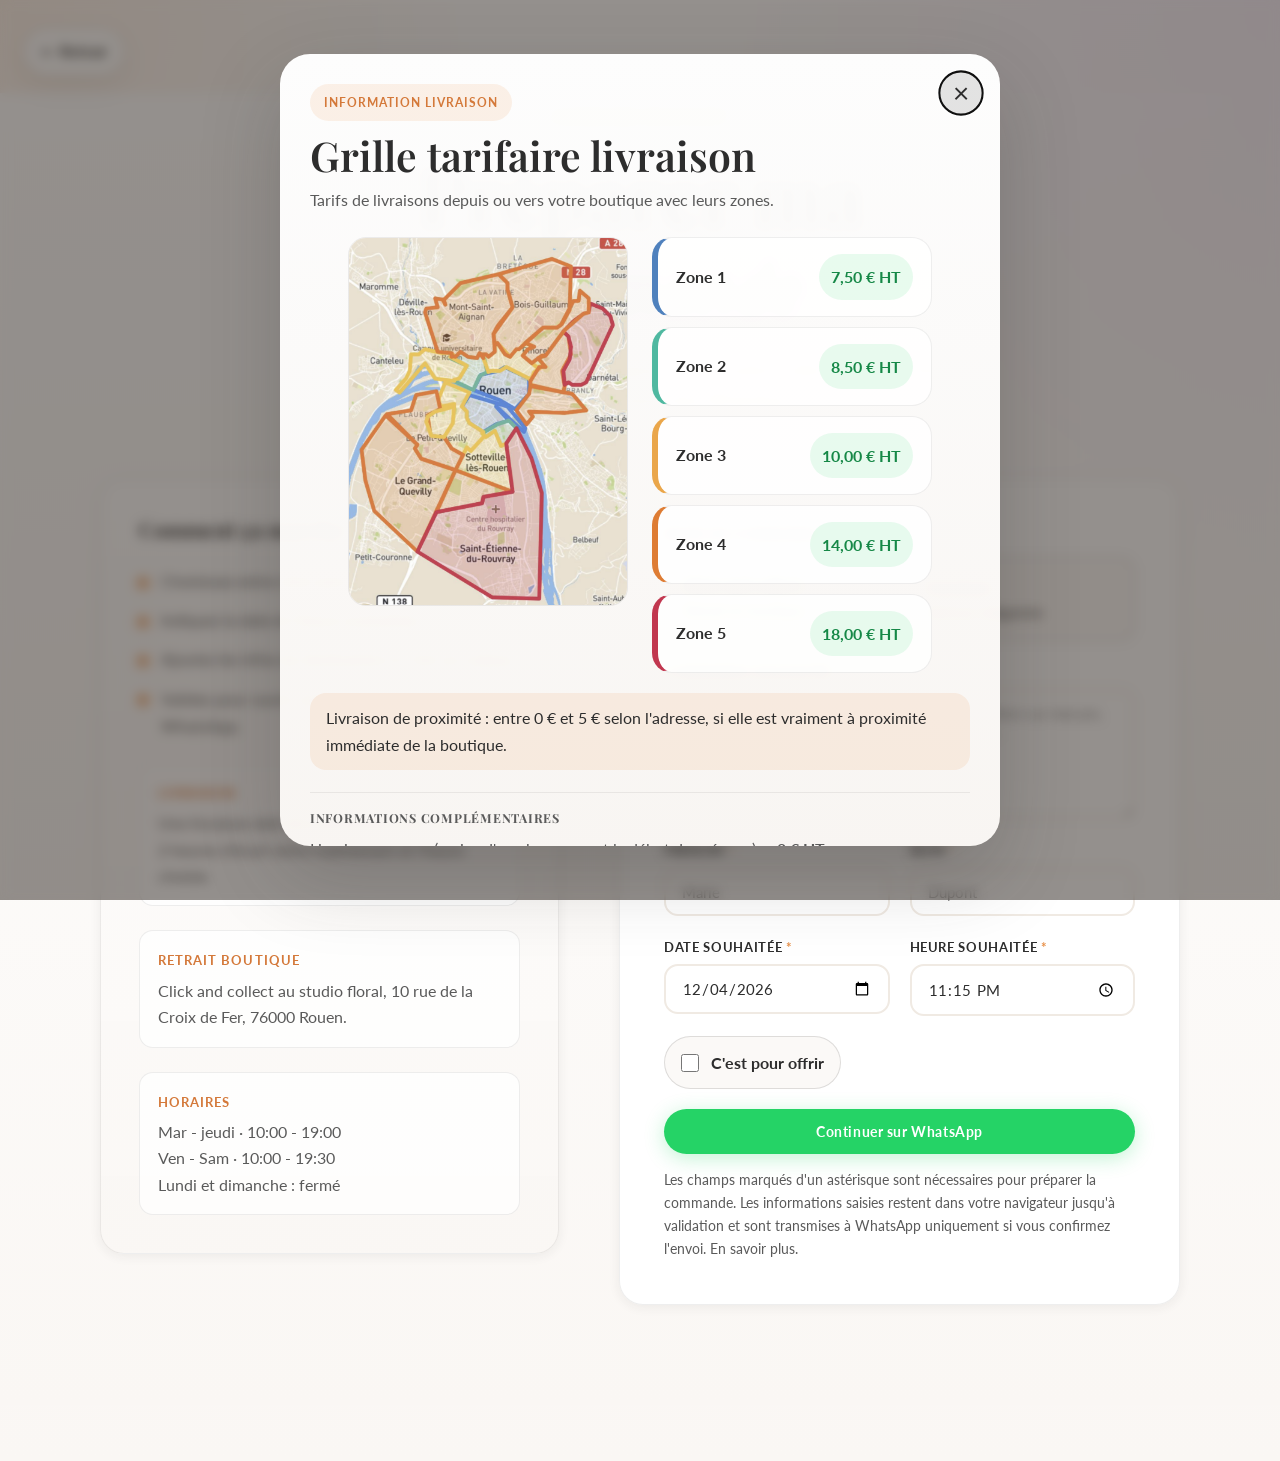
<file: commande.html>
<!DOCTYPE html>
<html lang="fr">
<head>
  <meta charset="UTF-8">
  <meta name="viewport" content="width=device-width, initial-scale=1.0">
  <title>Commande fleurs a Rouen | Click and collect ou livraison</title>
  <meta name="description" content="Commandez vos fleurs a Rouen avec retrait boutique ou livraison autour de Rouen. Bouquet sur mesure, demande cadeau et validation simple sur WhatsApp.">
  <meta name="robots" content="index, follow">
  <meta name="author" content="Margarida Studio Floral">

  <meta property="og:title" content="Commande fleurs a Rouen | Click and collect ou livraison">
  <meta property="og:description" content="Preparez votre commande de fleurs a Rouen, puis validez-la simplement sur WhatsApp.">
  <meta property="og:type" content="website">
  <meta property="og:url" content="https://margarida-studiofloral.fr/commande.html">
  <meta property="og:image" content="https://margarida-studiofloral.fr/assets/boutique.jpg">
  <meta property="og:image:alt" content="Bouquets et fleurs dans la boutique Margarida a Rouen">
  <meta property="og:site_name" content="Margarida Studio Floral">

  <meta name="twitter:card" content="summary_large_image">
  <meta name="twitter:title" content="Commande fleurs a Rouen | Click and collect ou livraison">
  <meta name="twitter:description" content="Bouquets sur mesure, livraison locale et retrait boutique a Rouen via WhatsApp.">
  <meta name="twitter:image" content="https://margarida-studiofloral.fr/assets/boutique.jpg">
  <meta name="twitter:image:alt" content="Bouquets et fleurs dans la boutique Margarida a Rouen">

  <link rel="canonical" href="https://margarida-studiofloral.fr/commande.html">
  <link rel="icon" type="image/png" href="assets/macaronlogo.png">

  <link rel="preconnect" href="https://fonts.googleapis.com">
  <link rel="preconnect" href="https://fonts.gstatic.com" crossorigin>
  <link href="https://fonts.googleapis.com/css2?family=Germania+One&family=Playfair+Display:ital,wght@0,400;0,600;0,700;1,400;1,600&family=Lato:wght@300;400;700&display=swap" rel="stylesheet">

  <link rel="stylesheet" href="style.css?v=2">
  <script type="application/ld+json">
  {
    "@context": "https://schema.org",
    "@graph": [
      {
        "@type": "WebPage",
        "@id": "https://margarida-studiofloral.fr/commande.html#webpage",
        "url": "https://margarida-studiofloral.fr/commande.html",
        "name": "Commande fleurs a Rouen | Click and collect ou livraison",
        "description": "Commandez vos fleurs a Rouen avec retrait boutique ou livraison autour de Rouen. Bouquet sur mesure, demande cadeau et validation simple sur WhatsApp.",
        "isPartOf": {
          "@id": "https://margarida-studiofloral.fr/#website"
        },
        "about": {
          "@id": "https://margarida-studiofloral.fr/#localbusiness"
        },
        "inLanguage": "fr-FR"
      },
      {
        "@type": "Service",
        "@id": "https://margarida-studiofloral.fr/commande.html#service",
        "name": "Commande de fleurs a Rouen",
        "serviceType": "Commande de bouquets et creations florales",
        "provider": {
          "@id": "https://margarida-studiofloral.fr/#localbusiness"
        },
        "areaServed": [
          { "@type": "City", "name": "Rouen" },
          { "@type": "City", "name": "Mont-Saint-Aignan" },
          { "@type": "City", "name": "Bois-Guillaume" },
          { "@type": "City", "name": "Bihorel" },
          { "@type": "City", "name": "Sotteville-les-Rouen" },
          { "@type": "City", "name": "Petit-Quevilly" },
          { "@type": "City", "name": "Bonsecours" },
          { "@type": "City", "name": "Grand-Quevilly" },
          { "@type": "City", "name": "Deville-les-Rouen" }
        ],
        "availableChannel": {
          "@type": "ServiceChannel",
          "serviceUrl": "https://margarida-studiofloral.fr/commande.html"
        }
      }
    ]
  }
  </script>
</head>
<body class="order-page">

  <div class="delivery-popup" id="deliveryPopup" role="dialog" aria-modal="true" aria-labelledby="deliveryPopupTitle" aria-describedby="deliveryPopupDesc" hidden>
    <div class="delivery-popup__backdrop" data-popup-close="true"></div>
    <div class="delivery-popup__dialog">
      <button type="button" class="delivery-popup__close" id="deliveryPopupClose" aria-label="Fermer la fenêtre des tarifs de livraison">×</button>

      <div class="delivery-popup__tag">Information livraison</div>
      <h2 class="delivery-popup__title" id="deliveryPopupTitle">Grille tarifaire livraison</h2>
      <p class="delivery-popup__desc" id="deliveryPopupDesc">Tarifs de livraisons depuis ou vers votre boutique avec leurs zones.</p>

      <div class="delivery-popup__body">
        <img class="delivery-popup__map" src="assets/zone-livraison-rouen.png" alt="Carte des zones de livraison autour de Rouen" loading="lazy">

        <div class="delivery-popup__grid" role="list" aria-label="Tarifs de livraison">
          <div class="delivery-popup__item delivery-popup__item--z1" role="listitem">
            <strong>Zone 1</strong>
            <span>7,50 € HT</span>
          </div>
          <div class="delivery-popup__item delivery-popup__item--z2" role="listitem">
            <strong>Zone 2</strong>
            <span>8,50 € HT</span>
          </div>
          <div class="delivery-popup__item delivery-popup__item--z3" role="listitem">
            <strong>Zone 3</strong>
            <span>10,00 € HT</span>
          </div>
          <div class="delivery-popup__item delivery-popup__item--z4" role="listitem">
            <strong>Zone 4</strong>
            <span>14,00 € HT</span>
          </div>
          <div class="delivery-popup__item delivery-popup__item--z5" role="listitem">
            <strong>Zone 5</strong>
            <span>18,00 € HT</span>
          </div>
        </div>
      </div>

      <p class="delivery-popup__note delivery-popup__note--highlight">Livraison de proximité : entre 0 € et 5 € selon l'adresse, si elle est vraiment à proximité immédiate de la boutique.</p>

      <div class="delivery-popup__extra">
        <h3 class="delivery-popup__extra-title">Informations complémentaires</h3>
        <ul class="delivery-popup__extra-list">
          <li>Livraison express (moins d'une heure avant le début du créneau) : <strong>+8 € HT</strong></li>
          <li>Retrait au M.I.N (Marché d'Intérêt National) : tarif Zone 5</li>
        </ul>
      </div>

      <button type="button" class="btn btn-whatsapp delivery-popup__action" id="deliveryPopupAction">J'ai compris</button>
    </div>
  </div>

  <main class="order-page-shell">
    <a href="index.html" class="order-page-back" aria-label="Retour au site vitrine">← Retour</a>

    <section class="order section order-page-section" id="commande" aria-label="Préparer une commande">
      <div class="container">
        <div class="section-header fade-in">
          <div class="section-tag">Commande WhatsApp</div>
          <h1 class="section-title">Pr&eacute;parer ma <em>commande</em><span class="sr-only"> de fleurs a Rouen</span></h1>
          <p class="section-subtitle">Choisissez votre mode de retrait, renseignez les informations utiles et ouvrez votre commande directement dans WhatsApp.</p>
        </div>

        <div class="order-grid">

          <div class="order-info slide-left">
            <div class="order-info-card">
              <h3>Comment ça marche ?</h3>
              <ul class="order-steps" role="list">
                <li>Choisissez entre click and collect et livraison.</li>
                <li>Indiquez la date et l'heure souhaitées.</li>
                <li>Ajoutez les infos du destinataire si c'est un cadeau.</li>
                <li>Validez pour ouvrir votre demande dans WhatsApp.</li>
              </ul>

              <div class="order-note">
                <strong>Livraison</strong>
                <p>Une livraison doit être demandée avec au moins 2 heures d'écart entre maintenant et l'heure choisie.</p>
              </div>

              <div class="order-note">
                <strong>Retrait boutique</strong>
                <p>Click and collect au studio floral, 10 rue de la Croix de Fer, 76000 Rouen.</p>
              </div>

              <div class="order-note">
                <strong>Horaires</strong>
                <p>Mar - jeudi · 10:00 - 19:00<br>Ven - Sam · 10:00 - 19:30<br>Lundi et dimanche : fermé</p>
              </div>
            </div>
          </div>

          <div class="order-form-wrap slide-right">
            <form class="contact-form order-form" id="orderForm" novalidate aria-label="Formulaire de commande WhatsApp">
              <fieldset class="order-mode">
                <legend>Mode de commande <span class="required" aria-label="champ obligatoire">*</span></legend>
                <div class="order-mode-grid">
                  <label class="order-mode-option">
                    <input type="radio" name="fulfillment" value="collect" checked>
                    <span class="order-mode-copy">
                      <strong>Click and collect</strong>
                      <small>Retrait en boutique</small>
                    </span>
                  </label>

                  <label class="order-mode-option">
                    <input type="radio" name="fulfillment" value="delivery">
                    <span class="order-mode-copy">
                      <strong>Livraison</strong>
                      <small>Adresse obligatoire</small>
                    </span>
                  </label>
                </div>
              </fieldset>

              <div class="form-group">
                <label for="orderDetails">Commande souhaitée <span class="required" aria-label="champ obligatoire">*</span></label>
                <textarea id="orderDetails" name="orderDetails" rows="4" placeholder="Bouquet de la semaine selon l'arrivage, composition sur mesure, couleurs souhaitées, budget, message à joindre..." required aria-required="true" aria-describedby="orderDetailsError"></textarea>
                <span class="form-error" id="orderDetailsError" role="alert" aria-live="polite">Veuillez préciser votre commande</span>
              </div>

              <div class="form-row">
                <div class="form-group">
                  <label for="orderFirstname">Prénom <span class="required" aria-label="champ obligatoire">*</span></label>
                  <input type="text" id="orderFirstname" name="orderFirstname" placeholder="Marie" autocomplete="given-name" required aria-required="true" aria-describedby="orderFirstnameError">
                  <span class="form-error" id="orderFirstnameError" role="alert" aria-live="polite">Veuillez entrer le prénom du client</span>
                </div>

                <div class="form-group">
                  <label for="orderLastname">Nom <span class="required" aria-label="champ obligatoire">*</span></label>
                  <input type="text" id="orderLastname" name="orderLastname" placeholder="Dupont" autocomplete="family-name" required aria-required="true" aria-describedby="orderLastnameError">
                  <span class="form-error" id="orderLastnameError" role="alert" aria-live="polite">Veuillez entrer le nom du client</span>
                </div>
              </div>

              <div class="form-group order-conditional" id="deliveryAddressGroup" hidden>
                <label for="deliveryAddress">Adresse de livraison <span class="required" aria-label="champ obligatoire">*</span></label>
                <textarea id="deliveryAddress" name="deliveryAddress" rows="3" placeholder="Numéro, rue, complément, code postal, ville" aria-describedby="deliveryAddressError"></textarea>
                <span class="form-error" id="deliveryAddressError" role="alert" aria-live="polite">Veuillez entrer l'adresse de livraison</span>
              </div>

              <div class="form-row">
                <div class="form-group">
                  <label for="orderDate">Date souhaitée <span class="required" aria-label="champ obligatoire">*</span></label>
                  <input type="date" id="orderDate" name="orderDate" required aria-required="true" aria-describedby="orderDateError">
                  <span class="form-error" id="orderDateError" role="alert" aria-live="polite">Veuillez choisir une date</span>
                </div>

                <div class="form-group">
                  <label for="orderTime">Heure souhaitée <span class="required" aria-label="champ obligatoire">*</span></label>
                  <input type="time" id="orderTime" name="orderTime" required aria-required="true" aria-describedby="orderTimeError">
                  <span class="form-error" id="orderTimeError" role="alert" aria-live="polite">Veuillez choisir une heure</span>
                </div>
              </div>

              <label class="order-gift-toggle" for="isGift">
                <input type="checkbox" id="isGift" name="isGift">
                <span>C'est pour offrir</span>
              </label>

              <div class="order-conditional order-recipient" id="recipientFields" hidden>
                <div class="form-row">
                  <div class="form-group">
                    <label for="recipientFirstname">Prénom du destinataire <span class="required" aria-label="champ obligatoire">*</span></label>
                    <input type="text" id="recipientFirstname" name="recipientFirstname" placeholder="Camille" aria-describedby="recipientFirstnameError">
                    <span class="form-error" id="recipientFirstnameError" role="alert" aria-live="polite">Veuillez entrer le prénom du destinataire</span>
                  </div>

                  <div class="form-group">
                    <label for="recipientLastname">Nom du destinataire <span class="required" aria-label="champ obligatoire">*</span></label>
                    <input type="text" id="recipientLastname" name="recipientLastname" placeholder="Martin" aria-describedby="recipientLastnameError">
                    <span class="form-error" id="recipientLastnameError" role="alert" aria-live="polite">Veuillez entrer le nom du destinataire</span>
                  </div>
                </div>

                <div class="form-group">
                  <label for="recipientPhone">Téléphone du destinataire <span class="required" aria-label="champ obligatoire">*</span></label>
                  <input type="tel" id="recipientPhone" name="recipientPhone" placeholder="06 12 34 56 78" autocomplete="tel" aria-describedby="recipientPhoneError">
                  <span class="form-error" id="recipientPhoneError" role="alert" aria-live="polite">Veuillez entrer un numéro valide pour le destinataire</span>
                </div>
              </div>

              <button type="submit" class="btn btn-whatsapp btn-full" id="orderSubmitBtn">
                <span class="btn-text">Continuer sur WhatsApp</span>
              </button>

              <p class="contact-whatsapp-note">Les champs marqués d'un astérisque sont nécessaires pour préparer la commande. Les informations saisies restent dans votre navigateur jusqu'à validation et sont transmises à WhatsApp uniquement si vous confirmez l'envoi. <a href="politique-de-confidentialite.html">En savoir plus</a>.</p>

              <div class="form-success" id="orderSuccess" hidden role="alert" aria-live="polite">
                <svg viewBox="0 0 24 24" fill="none" stroke="currentColor" stroke-width="2" aria-hidden="true">
                  <circle cx="12" cy="12" r="10"/>
                  <path d="M8.5 12.5l2.5 2.5 4.5-5"/>
                </svg>
                <p>WhatsApp s'est ouvert avec votre commande. Vérifiez l'application ou WhatsApp Web si rien ne s'affiche.</p>
              </div>
            </form>
          </div>

        </div>
      </div>
    </section>
  </main>

  <script src="script.js?v=2"></script>
</body>
</html>
</file>
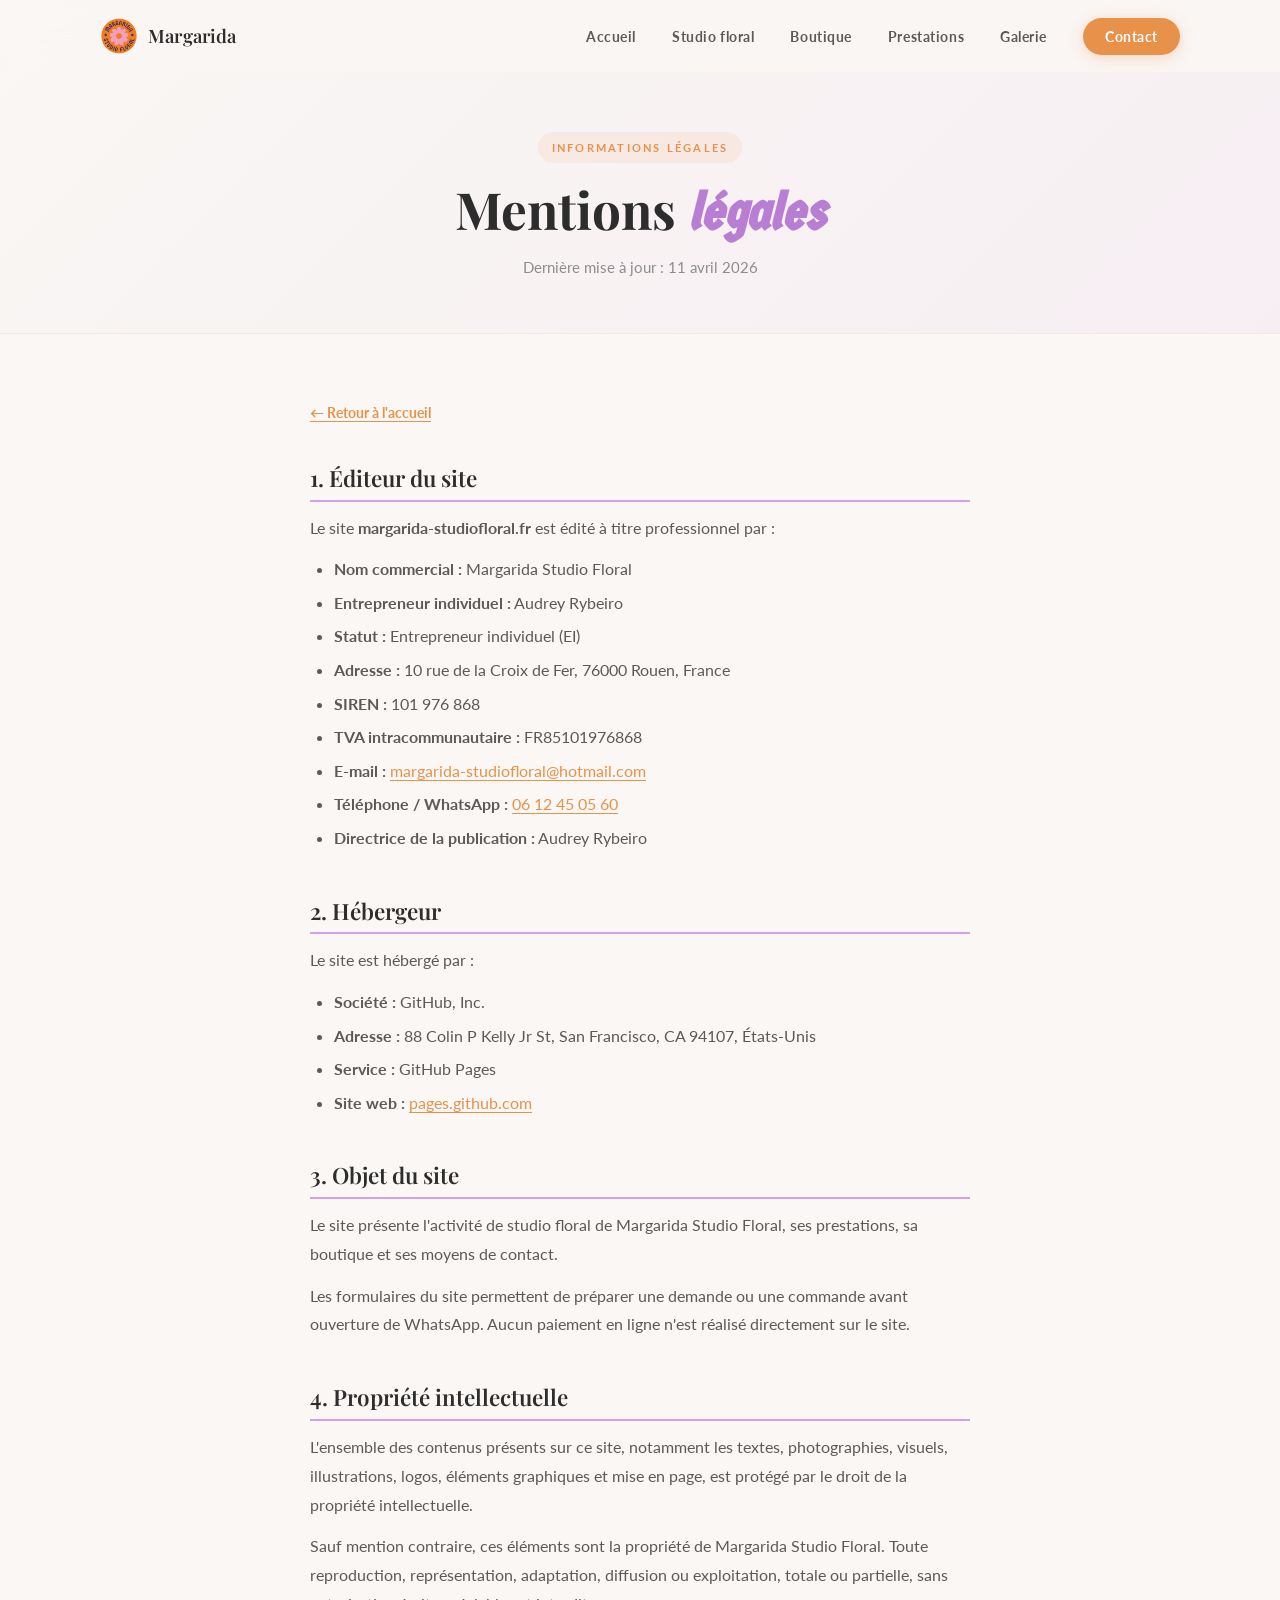
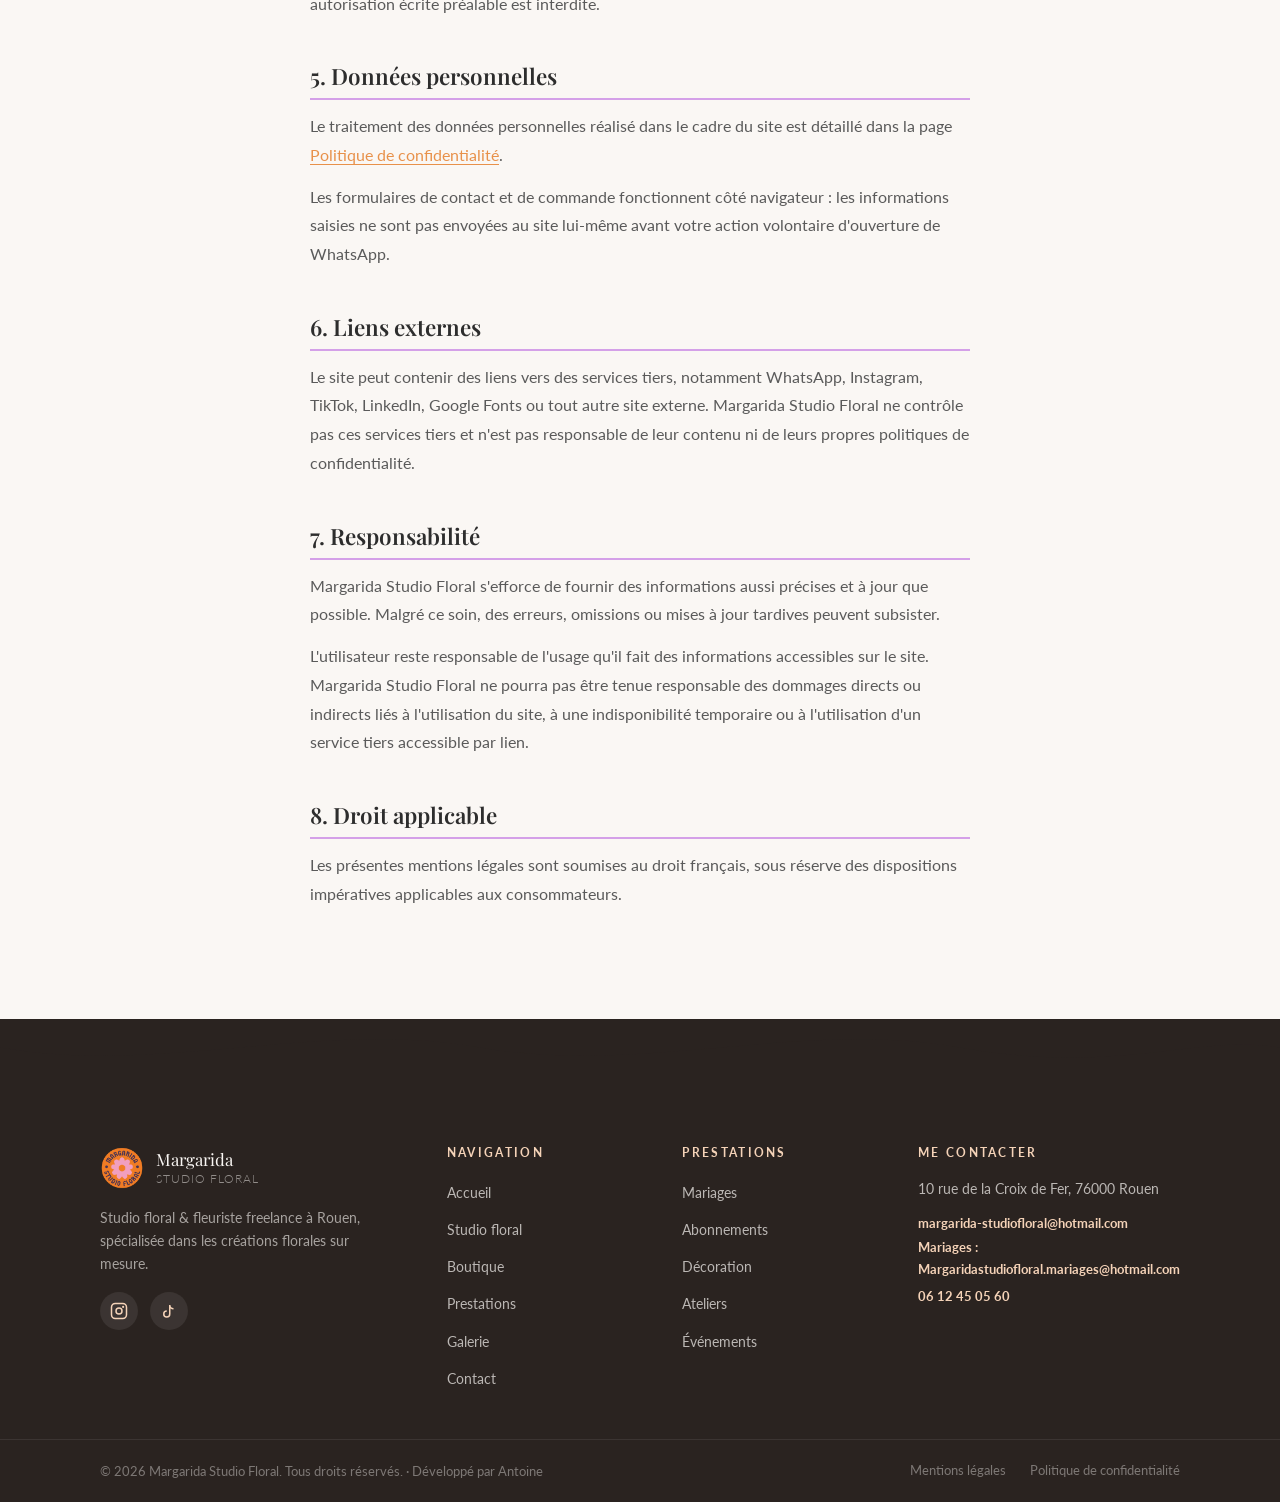
<file: mentions-legales.html>
<!DOCTYPE html>
<html lang="fr">
<head>
  <meta charset="UTF-8">
  <meta name="viewport" content="width=device-width, initial-scale=1.0">
  <title>Mentions légales - Margarida Studio Floral</title>
  <meta name="description" content="Mentions légales du site Margarida Studio Floral, studio floral à Rouen.">
  <meta name="robots" content="noindex, follow">
  <meta name="author" content="Margarida Studio Floral">
  <link rel="canonical" href="https://margarida-studiofloral.fr/mentions-legales.html">

  <link rel="icon" type="image/png" href="assets/macaronlogo.png">

  <link rel="preconnect" href="https://fonts.googleapis.com">
  <link rel="preconnect" href="https://fonts.gstatic.com" crossorigin>
  <link href="https://fonts.googleapis.com/css2?family=Germania+One&family=Playfair+Display:ital,wght@0,400;0,600;0,700;1,400;1,600&family=Lato:wght@300;400;700&display=swap" rel="stylesheet">

  <link rel="stylesheet" href="style.css?v=2">
</head>
<body>

  <nav class="navbar" id="navbar" aria-label="Navigation principale">
    <div class="nav-container">
      <a href="index.html" class="nav-logo" aria-label="Margarida Studio Floral - Accueil">
        <img class="nav-logo-icon" src="assets/macaronlogo.png" alt="" aria-hidden="true">
        <span class="nav-logo-text">Margarida</span>
      </a>

      <button class="hamburger" id="hamburger" aria-label="Ouvrir le menu" aria-expanded="false" aria-controls="navLinks">
        <span class="hamburger-line"></span>
        <span class="hamburger-line"></span>
        <span class="hamburger-line"></span>
      </button>

      <ul class="nav-links" id="navLinks" role="list">
        <li><a href="index.html" class="nav-link">Accueil</a></li>
        <li><a href="index.html#about" class="nav-link">Studio floral</a></li>
        <li><a href="index.html#boutique" class="nav-link">Boutique</a></li>
        <li><a href="index.html#services" class="nav-link">Prestations</a></li>
        <li><a href="index.html#gallery" class="nav-link">Galerie</a></li>
        <li><a href="index.html#contact" class="nav-link nav-cta">Contact</a></li>
      </ul>
    </div>
  </nav>

  <div class="nav-overlay" id="navOverlay" aria-hidden="true"></div>

  <header class="legal-header">
    <div class="container">
      <div class="section-tag">Informations légales</div>
      <h1>Mentions <em>légales</em></h1>
      <p>Dernière mise à jour : 11 avril 2026</p>
    </div>
  </header>

  <main>
    <div class="legal-content">

      <a href="index.html" class="legal-back" aria-label="Retour à l'accueil">
        &larr; Retour à l'accueil
      </a>

      <h2>1. Éditeur du site</h2>
      <p>Le site <strong>margarida-studiofloral.fr</strong> est édité à titre professionnel par :</p>
      <ul>
        <li><strong>Nom commercial :</strong> Margarida Studio Floral</li>
        <li><strong>Entrepreneur individuel :</strong> Audrey Rybeiro</li>
        <li><strong>Statut :</strong> Entrepreneur individuel (EI)</li>
        <li><strong>Adresse :</strong> 10 rue de la Croix de Fer, 76000 Rouen, France</li>
        <li><strong>SIREN :</strong> 101 976 868</li>
        <li><strong>TVA intracommunautaire :</strong> FR85101976868</li>
        <li><strong>E-mail :</strong> <a href="mailto:margarida-studiofloral@hotmail.com">margarida-studiofloral@hotmail.com</a></li>
        <li><strong>Téléphone / WhatsApp :</strong> <a href="https://wa.me/33612450560" target="_blank" rel="noopener noreferrer">06 12 45 05 60</a></li>
        <li><strong>Directrice de la publication :</strong> Audrey Rybeiro</li>
      </ul>

      <h2>2. Hébergeur</h2>
      <p>Le site est hébergé par :</p>
      <ul>
        <li><strong>Société :</strong> GitHub, Inc.</li>
        <li><strong>Adresse :</strong> 88 Colin P Kelly Jr St, San Francisco, CA 94107, États-Unis</li>
        <li><strong>Service :</strong> GitHub Pages</li>
        <li><strong>Site web :</strong> <a href="https://pages.github.com" target="_blank" rel="noopener noreferrer">pages.github.com</a></li>
      </ul>

      <h2>3. Objet du site</h2>
      <p>Le site présente l'activité de studio floral de Margarida Studio Floral, ses prestations, sa boutique et ses moyens de contact.</p>
      <p>Les formulaires du site permettent de préparer une demande ou une commande avant ouverture de WhatsApp. Aucun paiement en ligne n'est réalisé directement sur le site.</p>

      <h2>4. Propriété intellectuelle</h2>
      <p>L'ensemble des contenus présents sur ce site, notamment les textes, photographies, visuels, illustrations, logos, éléments graphiques et mise en page, est protégé par le droit de la propriété intellectuelle.</p>
      <p>Sauf mention contraire, ces éléments sont la propriété de Margarida Studio Floral. Toute reproduction, représentation, adaptation, diffusion ou exploitation, totale ou partielle, sans autorisation écrite préalable est interdite.</p>

      <h2>5. Données personnelles</h2>
      <p>Le traitement des données personnelles réalisé dans le cadre du site est détaillé dans la page <a href="politique-de-confidentialite.html">Politique de confidentialité</a>.</p>
      <p>Les formulaires de contact et de commande fonctionnent côté navigateur : les informations saisies ne sont pas envoyées au site lui-même avant votre action volontaire d'ouverture de WhatsApp.</p>

      <h2>6. Liens externes</h2>
      <p>Le site peut contenir des liens vers des services tiers, notamment WhatsApp, Instagram, TikTok, LinkedIn, Google Fonts ou tout autre site externe. Margarida Studio Floral ne contrôle pas ces services tiers et n'est pas responsable de leur contenu ni de leurs propres politiques de confidentialité.</p>

      <h2>7. Responsabilité</h2>
      <p>Margarida Studio Floral s'efforce de fournir des informations aussi précises et à jour que possible. Malgré ce soin, des erreurs, omissions ou mises à jour tardives peuvent subsister.</p>
      <p>L'utilisateur reste responsable de l'usage qu'il fait des informations accessibles sur le site. Margarida Studio Floral ne pourra pas être tenue responsable des dommages directs ou indirects liés à l'utilisation du site, à une indisponibilité temporaire ou à l'utilisation d'un service tiers accessible par lien.</p>

      <h2>8. Droit applicable</h2>
      <p>Les présentes mentions légales sont soumises au droit français, sous réserve des dispositions impératives applicables aux consommateurs.</p>

    </div>
  </main>

  <footer class="footer" aria-label="Pied de page">
    <div class="footer-wave" aria-hidden="true">
      <svg viewBox="0 0 1440 64" xmlns="http://www.w3.org/2000/svg" preserveAspectRatio="none">
        <path d="M0,32 C180,64 360,0 540,32 C720,64 900,0 1080,32 C1260,64 1350,16 1440,32 L1440,64 L0,64 Z" fill="#2A2320"/>
      </svg>
    </div>

    <div class="footer-body">
      <div class="container">
        <div class="footer-grid">

          <div class="footer-brand">
            <a href="index.html" class="footer-logo" aria-label="Margarida Studio Floral - Retour à l'accueil">
              <img class="footer-logo-icon" src="assets/macaronlogo.png" alt="" aria-hidden="true">
              <span class="footer-logo-text">Margarida<br><small>Studio Floral</small></span>
            </a>
            <p class="footer-tagline">Studio floral &amp; fleuriste freelance à Rouen, spécialisée dans les créations florales sur mesure.</p>
            <div class="footer-socials">
              <a href="https://www.instagram.com/margarida.studiofloral" target="_blank" rel="noopener noreferrer" class="footer-social-link" aria-label="Suivez-moi sur Instagram">
                <svg viewBox="0 0 24 24" fill="none" stroke="currentColor" stroke-width="2" aria-hidden="true">
                  <rect x="2" y="2" width="20" height="20" rx="5" ry="5"/>
                  <circle cx="12" cy="12" r="4"/>
                  <circle cx="17.5" cy="6.5" r="1.4" fill="currentColor" stroke="none"/>
                </svg>
              </a>
              <a href="https://www.tiktok.com/@margaridastudiofloral" target="_blank" rel="noopener noreferrer" class="footer-social-link" aria-label="Suivez-moi sur TikTok">
                <svg viewBox="0 0 24 24" fill="none" stroke="currentColor" stroke-width="2" aria-hidden="true">
                  <path d="M9 12a4 4 0 104 4V4a5 5 0 005 5"/>
                </svg>
              </a>
            </div>
          </div>

          <div class="footer-col">
            <h4>Navigation</h4>
            <ul role="list">
              <li><a href="index.html">Accueil</a></li>
              <li><a href="index.html#about">Studio floral</a></li>
              <li><a href="index.html#boutique">Boutique</a></li>
              <li><a href="index.html#services">Prestations</a></li>
              <li><a href="index.html#gallery">Galerie</a></li>
              <li><a href="index.html#contact">Contact</a></li>
            </ul>
          </div>

          <div class="footer-col">
            <h4>Prestations</h4>
            <ul role="list">
              <li><a href="index.html#services">Mariages</a></li>
              <li><a href="index.html#services">Abonnements</a></li>
              <li><a href="index.html#services">Décoration</a></li>
              <li><a href="index.html#services">Ateliers</a></li>
              <li><a href="index.html#services">Événements</a></li>
            </ul>
          </div>

          <div class="footer-col footer-address">
            <h4>Me contacter</h4>
            <address>
              <p>10 rue de la Croix de Fer, 76000 Rouen</p>
            </address>
            <a href="mailto:margarida-studiofloral@hotmail.com" class="footer-site-link">margarida-studiofloral@hotmail.com</a>
            <a href="mailto:Margaridastudiofloral.mariages@hotmail.com" class="footer-site-link">Mariages : Margaridastudiofloral.mariages@hotmail.com</a>
            <a href="https://wa.me/33612450560" target="_blank" rel="noopener noreferrer" class="footer-site-link">06 12 45 05 60</a>
          </div>

        </div>
      </div>
    </div>

    <div class="footer-bottom">
      <div class="container">
        <p>&copy; 2026 Margarida Studio Floral. Tous droits réservés. · Développé par <a href="https://antoine-developpement.fr/" target="_blank" rel="noopener noreferrer" class="footer-dev-link">Antoine</a></p>
        <nav class="footer-legal" aria-label="Mentions légales">
          <a href="mentions-legales.html" aria-current="page">Mentions légales</a>
          <a href="politique-de-confidentialite.html">Politique de confidentialité</a>
        </nav>
      </div>
    </div>
  </footer>

  <script src="script.js?v=2"></script>
</body>
</html>
</file>
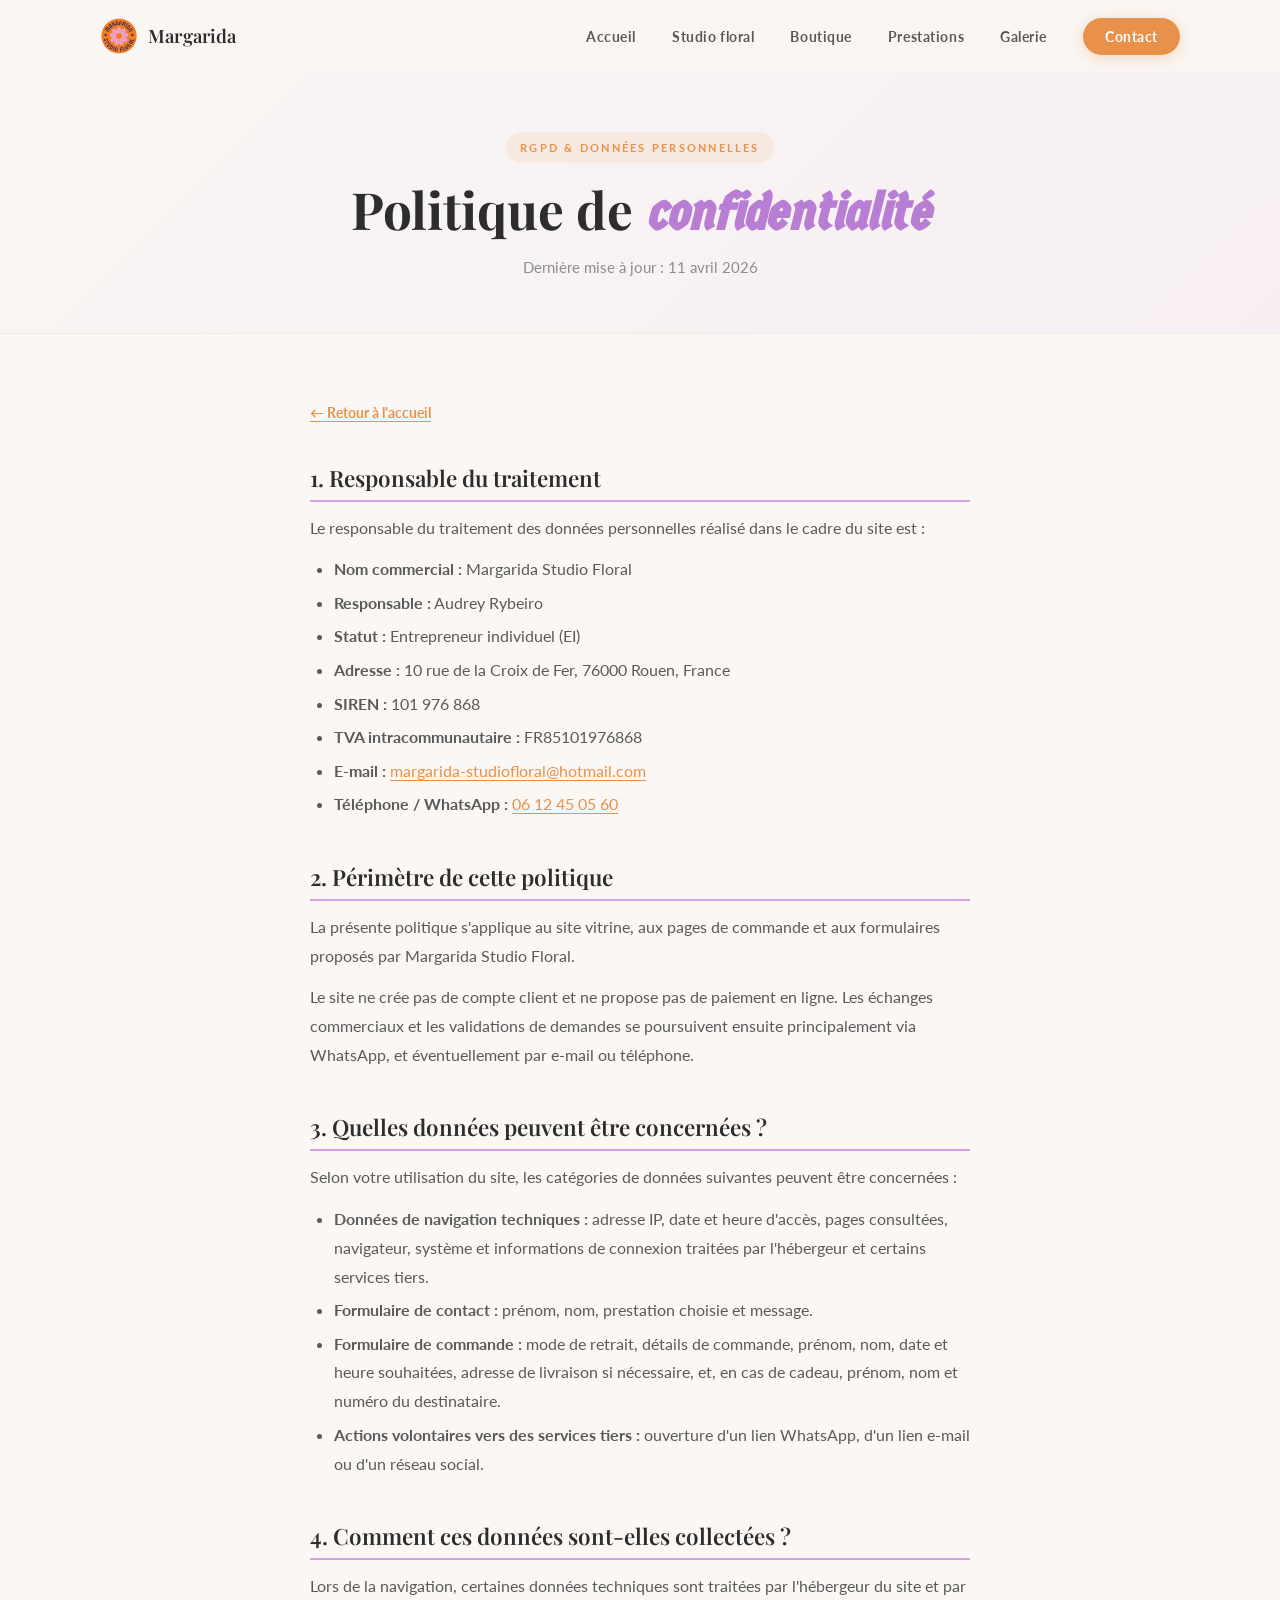
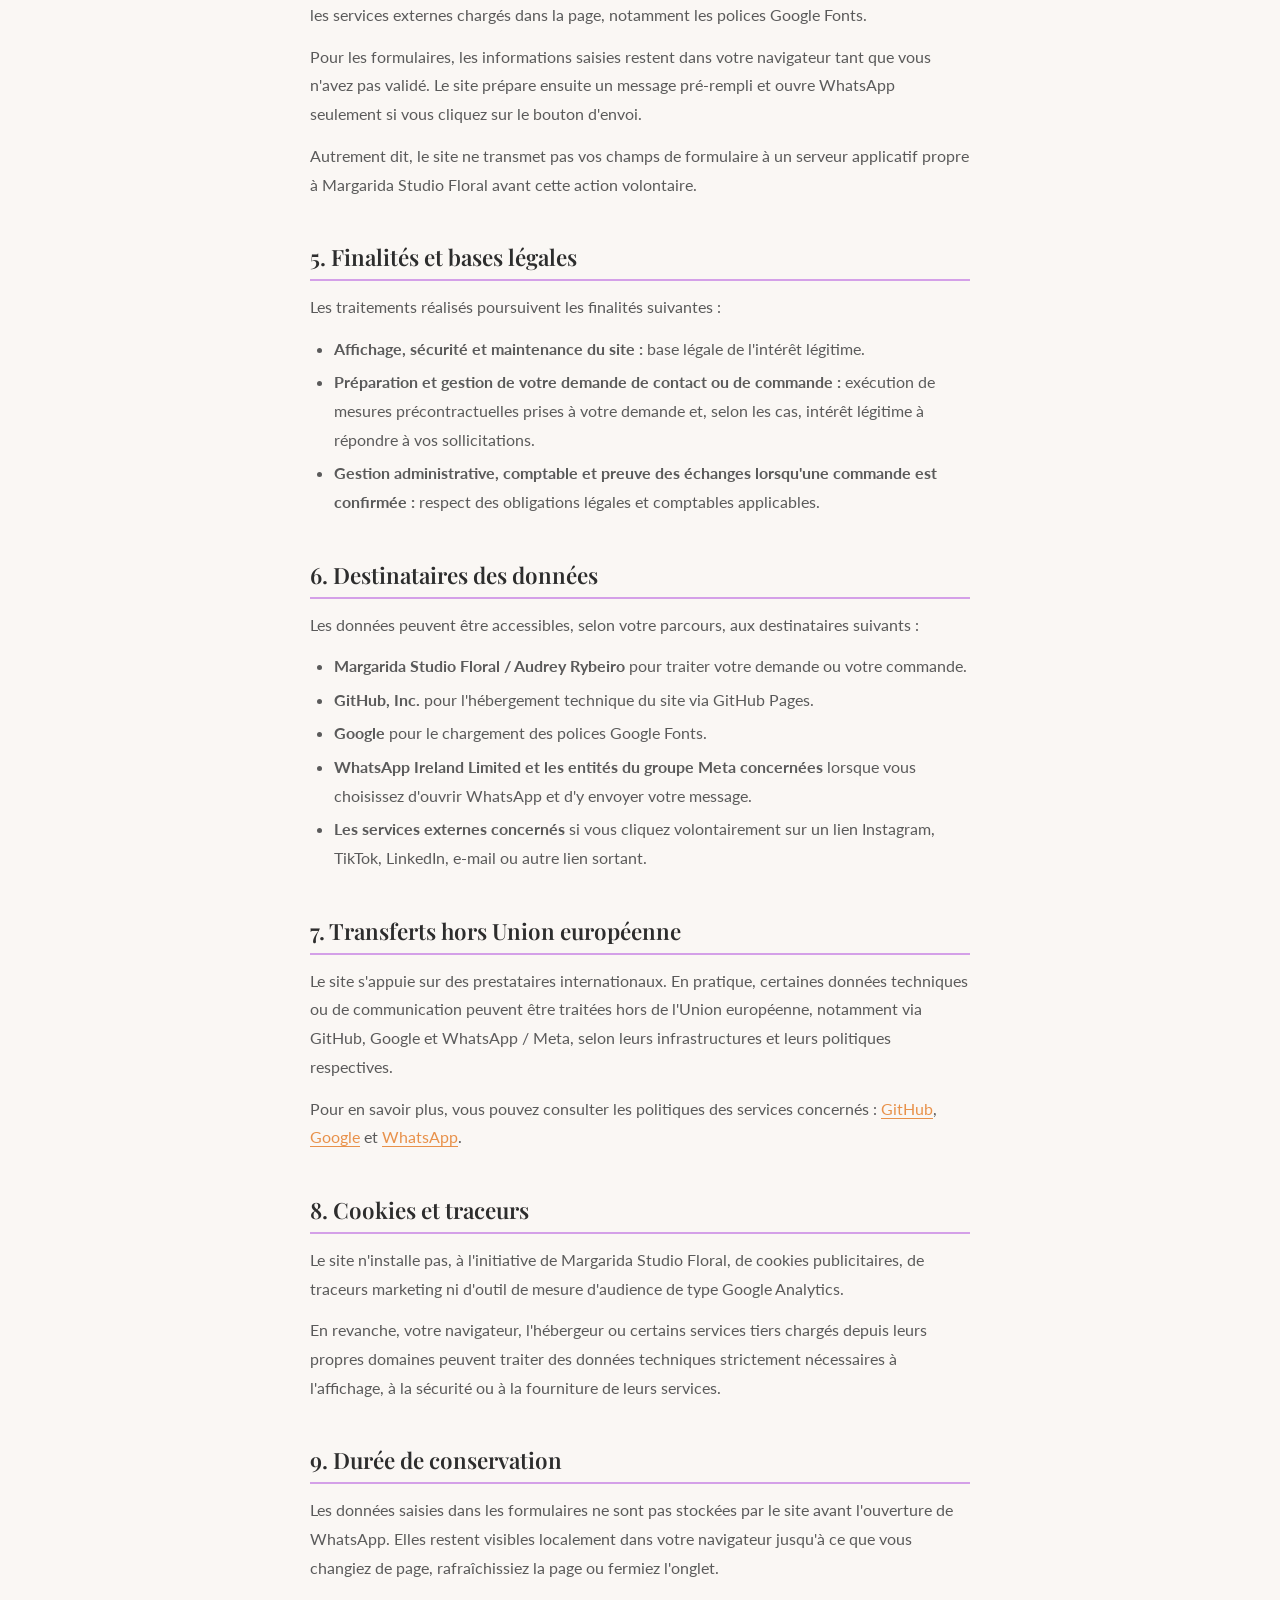
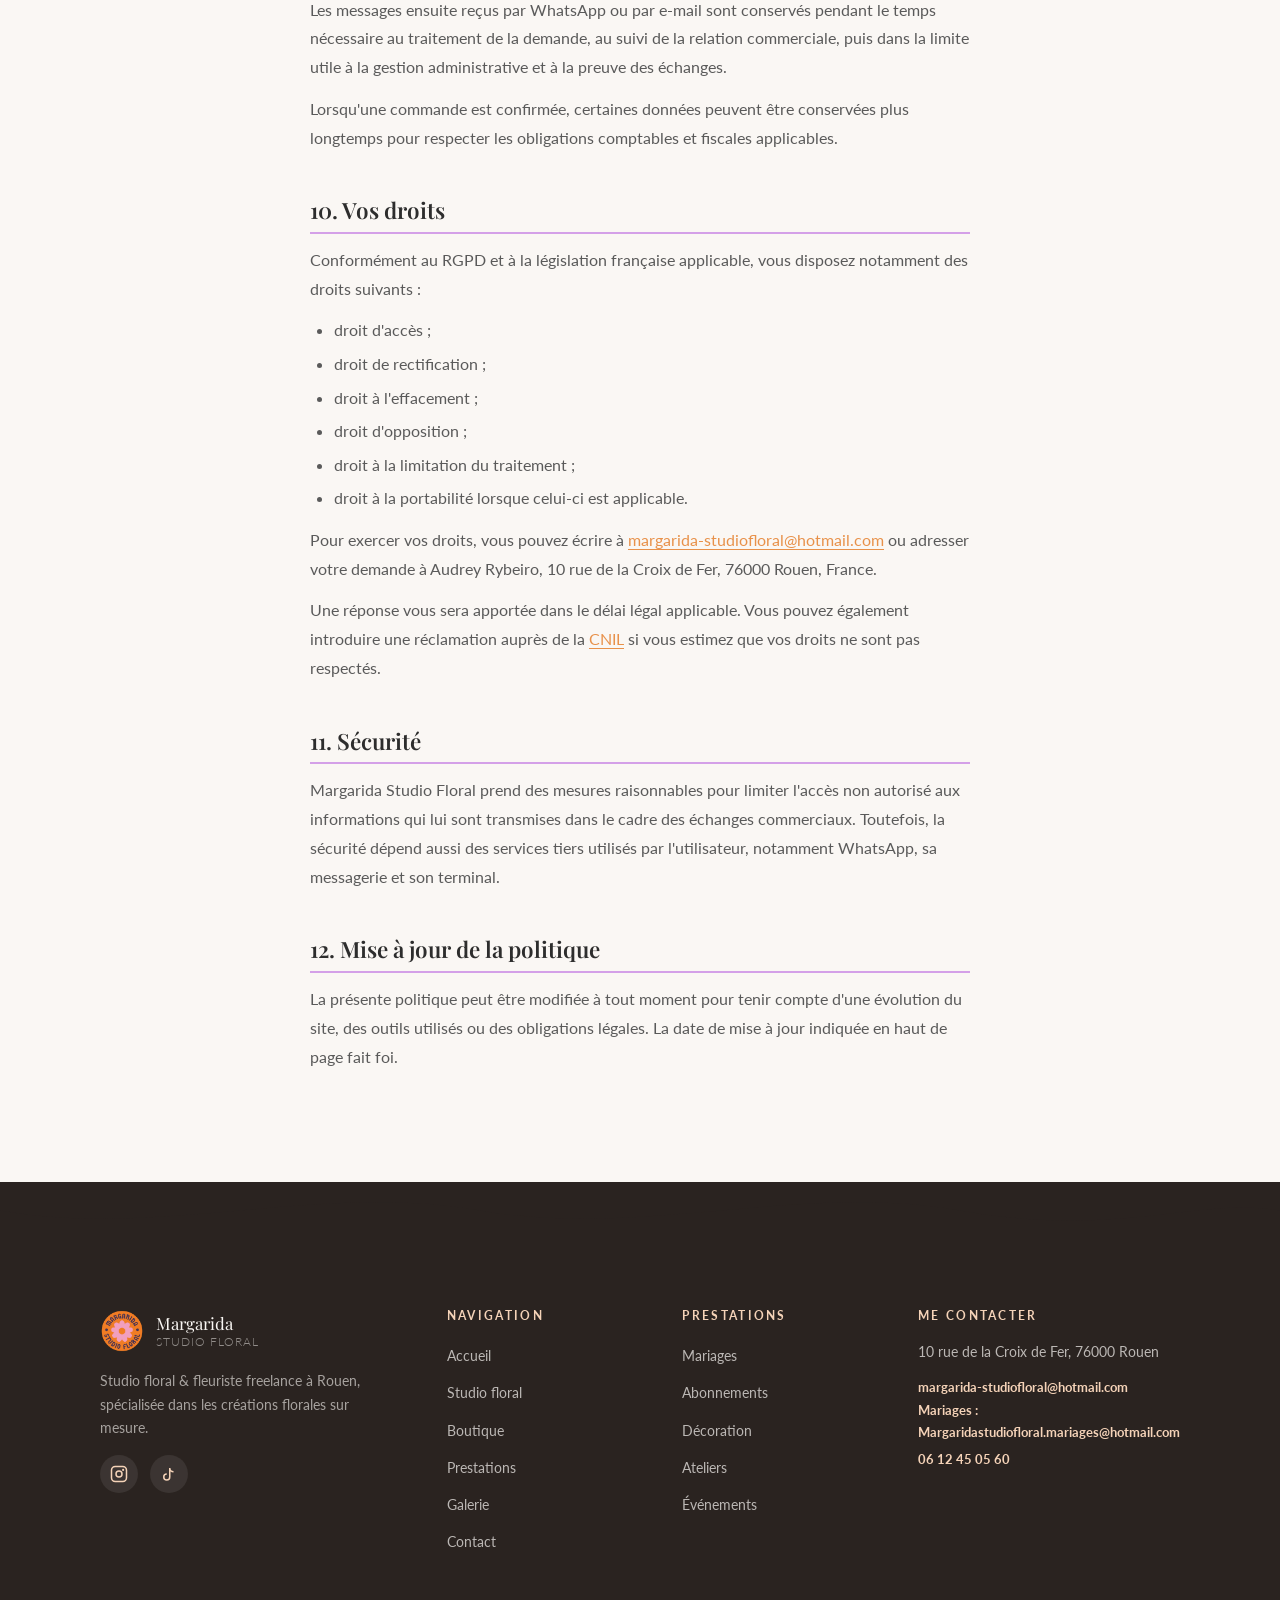
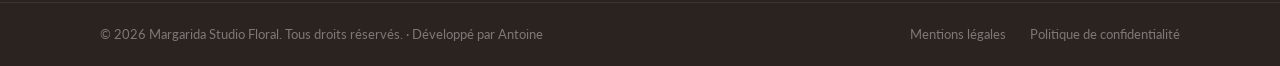
<file: politique-de-confidentialite.html>
<!DOCTYPE html>
<html lang="fr">
<head>
  <meta charset="UTF-8">
  <meta name="viewport" content="width=device-width, initial-scale=1.0">
  <title>Politique de confidentialité - Margarida Studio Floral</title>
  <meta name="description" content="Politique de confidentialité du site Margarida Studio Floral et informations sur le traitement des données personnelles.">
  <meta name="robots" content="noindex, follow">
  <meta name="author" content="Margarida Studio Floral">
  <link rel="canonical" href="https://margarida-studiofloral.fr/politique-de-confidentialite.html">

  <link rel="icon" type="image/png" href="assets/macaronlogo.png">

  <link rel="preconnect" href="https://fonts.googleapis.com">
  <link rel="preconnect" href="https://fonts.gstatic.com" crossorigin>
  <link href="https://fonts.googleapis.com/css2?family=Germania+One&family=Playfair+Display:ital,wght@0,400;0,600;0,700;1,400;1,600&family=Lato:wght@300;400;700&display=swap" rel="stylesheet">

  <link rel="stylesheet" href="style.css?v=2">
</head>
<body>

  <nav class="navbar" id="navbar" aria-label="Navigation principale">
    <div class="nav-container">
      <a href="index.html" class="nav-logo" aria-label="Margarida Studio Floral - Accueil">
        <img class="nav-logo-icon" src="assets/macaronlogo.png" alt="" aria-hidden="true">
        <span class="nav-logo-text">Margarida</span>
      </a>

      <button class="hamburger" id="hamburger" aria-label="Ouvrir le menu" aria-expanded="false" aria-controls="navLinks">
        <span class="hamburger-line"></span>
        <span class="hamburger-line"></span>
        <span class="hamburger-line"></span>
      </button>

      <ul class="nav-links" id="navLinks" role="list">
        <li><a href="index.html" class="nav-link">Accueil</a></li>
        <li><a href="index.html#about" class="nav-link">Studio floral</a></li>
        <li><a href="index.html#boutique" class="nav-link">Boutique</a></li>
        <li><a href="index.html#services" class="nav-link">Prestations</a></li>
        <li><a href="index.html#gallery" class="nav-link">Galerie</a></li>
        <li><a href="index.html#contact" class="nav-link nav-cta">Contact</a></li>
      </ul>
    </div>
  </nav>

  <div class="nav-overlay" id="navOverlay" aria-hidden="true"></div>

  <header class="legal-header">
    <div class="container">
      <div class="section-tag">RGPD &amp; données personnelles</div>
      <h1>Politique de <em>confidentialité</em></h1>
      <p>Dernière mise à jour : 11 avril 2026</p>
    </div>
  </header>

  <main>
    <div class="legal-content">

      <a href="index.html" class="legal-back" aria-label="Retour à l'accueil">
        &larr; Retour à l'accueil
      </a>

      <h2>1. Responsable du traitement</h2>
      <p>Le responsable du traitement des données personnelles réalisé dans le cadre du site est :</p>
      <ul>
        <li><strong>Nom commercial :</strong> Margarida Studio Floral</li>
        <li><strong>Responsable :</strong> Audrey Rybeiro</li>
        <li><strong>Statut :</strong> Entrepreneur individuel (EI)</li>
        <li><strong>Adresse :</strong> 10 rue de la Croix de Fer, 76000 Rouen, France</li>
        <li><strong>SIREN :</strong> 101 976 868</li>
        <li><strong>TVA intracommunautaire :</strong> FR85101976868</li>
        <li><strong>E-mail :</strong> <a href="mailto:margarida-studiofloral@hotmail.com">margarida-studiofloral@hotmail.com</a></li>
        <li><strong>Téléphone / WhatsApp :</strong> <a href="https://wa.me/33612450560" target="_blank" rel="noopener noreferrer">06 12 45 05 60</a></li>
      </ul>

      <h2>2. Périmètre de cette politique</h2>
      <p>La présente politique s'applique au site vitrine, aux pages de commande et aux formulaires proposés par Margarida Studio Floral.</p>
      <p>Le site ne crée pas de compte client et ne propose pas de paiement en ligne. Les échanges commerciaux et les validations de demandes se poursuivent ensuite principalement via WhatsApp, et éventuellement par e-mail ou téléphone.</p>

      <h2>3. Quelles données peuvent être concernées ?</h2>
      <p>Selon votre utilisation du site, les catégories de données suivantes peuvent être concernées :</p>
      <ul>
        <li><strong>Données de navigation techniques :</strong> adresse IP, date et heure d'accès, pages consultées, navigateur, système et informations de connexion traitées par l'hébergeur et certains services tiers.</li>
        <li><strong>Formulaire de contact :</strong> prénom, nom, prestation choisie et message.</li>
        <li><strong>Formulaire de commande :</strong> mode de retrait, détails de commande, prénom, nom, date et heure souhaitées, adresse de livraison si nécessaire, et, en cas de cadeau, prénom, nom et numéro du destinataire.</li>
        <li><strong>Actions volontaires vers des services tiers :</strong> ouverture d'un lien WhatsApp, d'un lien e-mail ou d'un réseau social.</li>
      </ul>

      <h2>4. Comment ces données sont-elles collectées ?</h2>
      <p>Lors de la navigation, certaines données techniques sont traitées par l'hébergeur du site et par les services externes chargés dans la page, notamment les polices Google Fonts.</p>
      <p>Pour les formulaires, les informations saisies restent dans votre navigateur tant que vous n'avez pas validé. Le site prépare ensuite un message pré-rempli et ouvre WhatsApp seulement si vous cliquez sur le bouton d'envoi.</p>
      <p>Autrement dit, le site ne transmet pas vos champs de formulaire à un serveur applicatif propre à Margarida Studio Floral avant cette action volontaire.</p>

      <h2>5. Finalités et bases légales</h2>
      <p>Les traitements réalisés poursuivent les finalités suivantes :</p>
      <ul>
        <li><strong>Affichage, sécurité et maintenance du site :</strong> base légale de l'intérêt légitime.</li>
        <li><strong>Préparation et gestion de votre demande de contact ou de commande :</strong> exécution de mesures précontractuelles prises à votre demande et, selon les cas, intérêt légitime à répondre à vos sollicitations.</li>
        <li><strong>Gestion administrative, comptable et preuve des échanges lorsqu'une commande est confirmée :</strong> respect des obligations légales et comptables applicables.</li>
      </ul>

      <h2>6. Destinataires des données</h2>
      <p>Les données peuvent être accessibles, selon votre parcours, aux destinataires suivants :</p>
      <ul>
        <li><strong>Margarida Studio Floral / Audrey Rybeiro</strong> pour traiter votre demande ou votre commande.</li>
        <li><strong>GitHub, Inc.</strong> pour l'hébergement technique du site via GitHub Pages.</li>
        <li><strong>Google</strong> pour le chargement des polices Google Fonts.</li>
        <li><strong>WhatsApp Ireland Limited et les entités du groupe Meta concernées</strong> lorsque vous choisissez d'ouvrir WhatsApp et d'y envoyer votre message.</li>
        <li><strong>Les services externes concernés</strong> si vous cliquez volontairement sur un lien Instagram, TikTok, LinkedIn, e-mail ou autre lien sortant.</li>
      </ul>

      <h2>7. Transferts hors Union européenne</h2>
      <p>Le site s'appuie sur des prestataires internationaux. En pratique, certaines données techniques ou de communication peuvent être traitées hors de l'Union européenne, notamment via GitHub, Google et WhatsApp / Meta, selon leurs infrastructures et leurs politiques respectives.</p>
      <p>Pour en savoir plus, vous pouvez consulter les politiques des services concernés : <a href="https://docs.github.com/en/site-policy/privacy-policies/github-general-privacy-statement" target="_blank" rel="noopener noreferrer">GitHub</a>, <a href="https://policies.google.com/privacy" target="_blank" rel="noopener noreferrer">Google</a> et <a href="https://www.whatsapp.com/legal/privacy-policy-eea" target="_blank" rel="noopener noreferrer">WhatsApp</a>.</p>

      <h2>8. Cookies et traceurs</h2>
      <p>Le site n'installe pas, à l'initiative de Margarida Studio Floral, de cookies publicitaires, de traceurs marketing ni d'outil de mesure d'audience de type Google Analytics.</p>
      <p>En revanche, votre navigateur, l'hébergeur ou certains services tiers chargés depuis leurs propres domaines peuvent traiter des données techniques strictement nécessaires à l'affichage, à la sécurité ou à la fourniture de leurs services.</p>

      <h2>9. Durée de conservation</h2>
      <p>Les données saisies dans les formulaires ne sont pas stockées par le site avant l'ouverture de WhatsApp. Elles restent visibles localement dans votre navigateur jusqu'à ce que vous changiez de page, rafraîchissiez la page ou fermiez l'onglet.</p>
      <p>Les messages ensuite reçus par WhatsApp ou par e-mail sont conservés pendant le temps nécessaire au traitement de la demande, au suivi de la relation commerciale, puis dans la limite utile à la gestion administrative et à la preuve des échanges.</p>
      <p>Lorsqu'une commande est confirmée, certaines données peuvent être conservées plus longtemps pour respecter les obligations comptables et fiscales applicables.</p>

      <h2>10. Vos droits</h2>
      <p>Conformément au RGPD et à la législation française applicable, vous disposez notamment des droits suivants :</p>
      <ul>
        <li>droit d'accès ;</li>
        <li>droit de rectification ;</li>
        <li>droit à l'effacement ;</li>
        <li>droit d'opposition ;</li>
        <li>droit à la limitation du traitement ;</li>
        <li>droit à la portabilité lorsque celui-ci est applicable.</li>
      </ul>
      <p>Pour exercer vos droits, vous pouvez écrire à <a href="mailto:margarida-studiofloral@hotmail.com">margarida-studiofloral@hotmail.com</a> ou adresser votre demande à Audrey Rybeiro, 10 rue de la Croix de Fer, 76000 Rouen, France.</p>
      <p>Une réponse vous sera apportée dans le délai légal applicable. Vous pouvez également introduire une réclamation auprès de la <a href="https://www.cnil.fr" target="_blank" rel="noopener noreferrer">CNIL</a> si vous estimez que vos droits ne sont pas respectés.</p>

      <h2>11. Sécurité</h2>
      <p>Margarida Studio Floral prend des mesures raisonnables pour limiter l'accès non autorisé aux informations qui lui sont transmises dans le cadre des échanges commerciaux. Toutefois, la sécurité dépend aussi des services tiers utilisés par l'utilisateur, notamment WhatsApp, sa messagerie et son terminal.</p>

      <h2>12. Mise à jour de la politique</h2>
      <p>La présente politique peut être modifiée à tout moment pour tenir compte d'une évolution du site, des outils utilisés ou des obligations légales. La date de mise à jour indiquée en haut de page fait foi.</p>

    </div>
  </main>

  <footer class="footer" aria-label="Pied de page">
    <div class="footer-wave" aria-hidden="true">
      <svg viewBox="0 0 1440 64" xmlns="http://www.w3.org/2000/svg" preserveAspectRatio="none">
        <path d="M0,32 C180,64 360,0 540,32 C720,64 900,0 1080,32 C1260,64 1350,16 1440,32 L1440,64 L0,64 Z" fill="#2A2320"/>
      </svg>
    </div>

    <div class="footer-body">
      <div class="container">
        <div class="footer-grid">

          <div class="footer-brand">
            <a href="index.html" class="footer-logo" aria-label="Margarida Studio Floral - Retour à l'accueil">
              <img class="footer-logo-icon" src="assets/macaronlogo.png" alt="" aria-hidden="true">
              <span class="footer-logo-text">Margarida<br><small>Studio Floral</small></span>
            </a>
            <p class="footer-tagline">Studio floral &amp; fleuriste freelance à Rouen, spécialisée dans les créations florales sur mesure.</p>
            <div class="footer-socials">
              <a href="https://www.instagram.com/margarida.studiofloral" target="_blank" rel="noopener noreferrer" class="footer-social-link" aria-label="Suivez-moi sur Instagram">
                <svg viewBox="0 0 24 24" fill="none" stroke="currentColor" stroke-width="2" aria-hidden="true">
                  <rect x="2" y="2" width="20" height="20" rx="5" ry="5"/>
                  <circle cx="12" cy="12" r="4"/>
                  <circle cx="17.5" cy="6.5" r="1.4" fill="currentColor" stroke="none"/>
                </svg>
              </a>
              <a href="https://www.tiktok.com/@margaridastudiofloral" target="_blank" rel="noopener noreferrer" class="footer-social-link" aria-label="Suivez-moi sur TikTok">
                <svg viewBox="0 0 24 24" fill="none" stroke="currentColor" stroke-width="2" aria-hidden="true">
                  <path d="M9 12a4 4 0 104 4V4a5 5 0 005 5"/>
                </svg>
              </a>
            </div>
          </div>

          <div class="footer-col">
            <h4>Navigation</h4>
            <ul role="list">
              <li><a href="index.html">Accueil</a></li>
              <li><a href="index.html#about">Studio floral</a></li>
              <li><a href="index.html#boutique">Boutique</a></li>
              <li><a href="index.html#services">Prestations</a></li>
              <li><a href="index.html#gallery">Galerie</a></li>
              <li><a href="index.html#contact">Contact</a></li>
            </ul>
          </div>

          <div class="footer-col">
            <h4>Prestations</h4>
            <ul role="list">
              <li><a href="index.html#services">Mariages</a></li>
              <li><a href="index.html#services">Abonnements</a></li>
              <li><a href="index.html#services">Décoration</a></li>
              <li><a href="index.html#services">Ateliers</a></li>
              <li><a href="index.html#services">Événements</a></li>
            </ul>
          </div>

          <div class="footer-col footer-address">
            <h4>Me contacter</h4>
            <address>
              <p>10 rue de la Croix de Fer, 76000 Rouen</p>
            </address>
            <a href="mailto:margarida-studiofloral@hotmail.com" class="footer-site-link">margarida-studiofloral@hotmail.com</a>
            <a href="mailto:Margaridastudiofloral.mariages@hotmail.com" class="footer-site-link">Mariages : Margaridastudiofloral.mariages@hotmail.com</a>
            <a href="https://wa.me/33612450560" target="_blank" rel="noopener noreferrer" class="footer-site-link">06 12 45 05 60</a>
          </div>

        </div>
      </div>
    </div>

    <div class="footer-bottom">
      <div class="container">
        <p>&copy; 2026 Margarida Studio Floral. Tous droits réservés. · Développé par <a href="https://antoine-developpement.fr/" target="_blank" rel="noopener noreferrer" class="footer-dev-link">Antoine</a></p>
        <nav class="footer-legal" aria-label="Mentions légales">
          <a href="mentions-legales.html">Mentions légales</a>
          <a href="politique-de-confidentialite.html" aria-current="page">Politique de confidentialité</a>
        </nav>
      </div>
    </div>
  </footer>

  <script src="script.js?v=2"></script>
</body>
</html>
</file>
<file: style.css>
/* ============================================================
   MARGARIDA STUDIO FLORAL — style.css
   Palette : Orange #E8914A · Lilas #D4A0E8 · Crème #FAF7F4 · Texte #2D2D2D
   Fonts   : Playfair Display (titres) · Lato (corps)
============================================================ */

/* ===== VARIABLES ===== */
:root {
  --orange:        #E8914A;
  --orange-dk:     #D4793A;
  --orange-lt:     #F5D3B8;
  --rose:          #D4A0E8;
  --rose-dk:       #B87ED4;
  --creme:         #FAF7F4;
  --creme-dk:      #F0EAE3;
  --text:          #2D2D2D;
  --text-md:       #5A5A5A;
  --text-lt:       #8C8C8C;
  --dark:          #2A2320;
  --white:         #FFFFFF;

  --font-h:        'Playfair Display', Georgia, 'Times New Roman', serif;
  --font-b:        'Lato', system-ui, -apple-system, sans-serif;
  --font-accent:   'Germania One', var(--font-h);

  --radius-sm:     8px;
  --radius:        14px;
  --radius-lg:     24px;
  --radius-xl:     40px;

  --shadow-sm:     0 2px 12px rgba(45, 45, 45, 0.07);
  --shadow:        0 6px 28px rgba(45, 45, 45, 0.10);
  --shadow-lg:     0 12px 50px rgba(45, 45, 45, 0.14);

  --transition:    0.3s ease;
  --transition-lg: 0.5s cubic-bezier(0.25, 0.46, 0.45, 0.94);

  --nav-h:         72px;
  --container:     1200px;
  --section-y:     100px;
}


/* ===== RESET & BASE ===== */
*, *::before, *::after { box-sizing: border-box; margin: 0; padding: 0; }

html {
  scroll-behavior: smooth;
  font-size: 16px;
  -webkit-text-size-adjust: 100%;
}

body {
  font-family: var(--font-b);
  color: var(--text);
  background: var(--creme);
  line-height: 1.7;
  overflow-x: hidden;
}

img, svg { display: block; max-width: 100%; }
ul { list-style: none; }
a { text-decoration: none; color: inherit; }
button { font-family: inherit; cursor: pointer; border: none; background: none; }
address { font-style: normal; }

.sr-only {
  position: absolute;
  width: 1px;
  height: 1px;
  padding: 0;
  margin: -1px;
  overflow: hidden;
  clip: rect(0, 0, 0, 0);
  white-space: nowrap;
  border: 0;
}

::selection {
  background: var(--rose);
  color: var(--text);
}

/* Scrollbar */
::-webkit-scrollbar { width: 6px; }
::-webkit-scrollbar-track { background: var(--creme-dk); }
::-webkit-scrollbar-thumb { background: var(--rose); border-radius: 3px; }
::-webkit-scrollbar-thumb:hover { background: var(--rose-dk); }


/* ===== LAYOUT ===== */
.container {
  width: 100%;
  max-width: var(--container);
  margin-inline: auto;
  padding-inline: clamp(20px, 5vw, 60px);
}

.section {
  padding-block: var(--section-y);
}


/* ===== TYPOGRAPHY ===== */
h1, h2, h3, h4 {
  font-family: var(--font-h);
  line-height: 1.2;
  color: var(--text);
}

h1 { font-size: clamp(2.6rem, 6vw, 4.8rem); font-weight: 700; }
h2 { font-size: clamp(2rem, 4vw, 3rem); font-weight: 600; }
h3 { font-size: clamp(1.25rem, 2.5vw, 1.6rem); font-weight: 600; }

em { font-style: italic; color: var(--orange); }

p {
  font-size: 1rem;
  color: var(--text-md);
  line-height: 1.75;
}

.section-tag {
  display: inline-block;
  font-family: var(--font-b);
  font-size: 0.7rem;
  font-weight: 700;
  letter-spacing: 0.2em;
  text-transform: uppercase;
  color: var(--orange);
  background: rgba(232, 145, 74, 0.1);
  padding: 6px 14px;
  border-radius: var(--radius-xl);
  margin-bottom: 1rem;
}

.section-header {
  text-align: center;
  max-width: 640px;
  margin-inline: auto;
  margin-bottom: 64px;
}

.section-title {
  margin-bottom: 1rem;
}
.section-title em {
  color: var(--rose-dk);
  font-family: var(--font-accent);
}

.section-subtitle {
  font-size: 1.05rem;
  color: var(--text-lt);
}


/* ===== BUTTONS ===== */
.btn {
  display: inline-flex;
  align-items: center;
  gap: 10px;
  font-family: var(--font-b);
  font-size: 0.9rem;
  font-weight: 700;
  letter-spacing: 0.04em;
  padding: 14px 32px;
  border-radius: var(--radius-xl);
  transition: var(--transition);
  white-space: nowrap;
}

.btn-primary {
  background: var(--orange);
  color: var(--white);
  box-shadow: 0 4px 20px rgba(232, 145, 74, 0.35);
}
.btn-primary:hover, .btn-primary:focus-visible {
  background: var(--orange-dk);
  transform: translateY(-2px);
  box-shadow: 0 8px 30px rgba(232, 145, 74, 0.45);
}

.btn-ghost {
  background: rgba(255,255,255,0.15);
  color: var(--text);
  border: 2px solid rgba(45, 45, 45, 0.15);
  backdrop-filter: blur(8px);
}
.btn-ghost:hover, .btn-ghost:focus-visible {
  background: rgba(255,255,255,0.3);
  border-color: var(--rose);
  color: var(--rose-dk);
  transform: translateY(-2px);
}

.btn-outline {
  background: transparent;
  color: var(--text);
  border: 2px solid var(--text);
  gap: 8px;
}
.btn-outline:hover, .btn-outline:focus-visible {
  background: var(--text);
  color: var(--white);
  transform: translateY(-2px);
}
.btn-outline svg { width: 18px; height: 18px; }

.btn-whatsapp {
  background: #25d366;
  color: var(--white);
  box-shadow: 0 4px 20px rgba(37, 211, 102, 0.28);
}
.btn-whatsapp:hover, .btn-whatsapp:focus-visible {
  background: #1ea952;
  transform: translateY(-2px);
  box-shadow: 0 8px 28px rgba(37, 211, 102, 0.34);
}
.btn-whatsapp svg {
  width: 20px;
  height: 20px;
}

.btn-full { width: 100%; justify-content: center; }

.btn-sm {
  font-size: 0.8rem;
  padding: 9px 20px;
}

.btn:focus-visible {
  outline: 3px solid var(--orange);
  outline-offset: 3px;
}


/* ===== SCROLL ANIMATIONS ===== */
.fade-in,
.slide-up,
.slide-left,
.slide-right {
  opacity: 0;
  transition: opacity 0.7s ease, transform 0.7s ease;
  transition-delay: var(--delay, 0s);
}

.fade-in            { transform: translateY(10px); }
.slide-up           { transform: translateY(48px); }
.slide-left         { transform: translateX(-48px); }
.slide-right        { transform: translateX(48px); }

.fade-in.visible,
.slide-up.visible,
.slide-left.visible,
.slide-right.visible {
  opacity: 1;
  transform: translate(0);
}


/* ===== IMAGE PLACEHOLDERS ===== */
.img-placeholder {
  width: 100%;
  height: 100%;
  display: flex;
  flex-direction: column;
  align-items: center;
  justify-content: center;
  gap: 12px;
  background: linear-gradient(135deg, var(--creme-dk), var(--orange-lt));
}
.img-placeholder svg { width: 60%; max-width: 200px; opacity: 0.8; }
.img-placeholder span {
  font-size: 0.78rem;
  font-weight: 700;
  letter-spacing: 0.08em;
  text-transform: uppercase;
  color: var(--text-lt);
}


/* ============================================================
   NAVBAR
============================================================ */
.navbar {
  position: fixed;
  top: 0; left: 0; right: 0;
  z-index: 1000;
  height: var(--nav-h);
  background: rgba(250, 247, 244, 0.9);
  backdrop-filter: blur(16px);
  -webkit-backdrop-filter: blur(16px);
  border-bottom: 1px solid transparent;
  transition: border-color var(--transition), box-shadow var(--transition), background var(--transition);
}

.navbar.scrolled {
  background: rgba(250, 247, 244, 0.97);
  border-color: rgba(232, 145, 74, 0.15);
  box-shadow: var(--shadow-sm);
}

.nav-container {
  display: flex;
  align-items: center;
  justify-content: space-between;
  height: 100%;
  max-width: var(--container);
  margin-inline: auto;
  padding-inline: clamp(20px, 5vw, 60px);
}

.nav-logo {
  display: flex;
  align-items: center;
  gap: 10px;
}

.nav-logo-icon {
  width: 38px;
  height: 38px;
  flex-shrink: 0;
  object-fit: contain;
  transition: transform var(--transition);
}
.nav-logo:hover .nav-logo-icon { transform: rotate(12deg) scale(1.05); }

.nav-logo-text {
  font-family: var(--font-h);
  font-size: 1.15rem;
  font-weight: 600;
  color: var(--text);
  letter-spacing: 0.01em;
}

.nav-links {
  display: flex;
  align-items: center;
  gap: 36px;
}

.nav-link {
  font-size: 0.88rem;
  font-weight: 700;
  letter-spacing: 0.04em;
  color: var(--text-md);
  position: relative;
  padding-bottom: 2px;
  transition: color var(--transition);
}

.nav-link::after {
  content: '';
  position: absolute;
  bottom: -2px; left: 0;
  width: 0; height: 2px;
  background: var(--orange);
  border-radius: 2px;
  transition: width var(--transition);
}
.nav-link:hover, .nav-link:focus-visible { color: var(--orange); }
.nav-link:hover::after, .nav-link:focus-visible::after { width: 100%; }

.nav-cta {
  background: var(--orange);
  color: var(--white) !important;
  padding: 10px 22px;
  border-radius: var(--radius-xl);
  font-weight: 700;
  transition: background var(--transition), transform var(--transition), box-shadow var(--transition) !important;
  box-shadow: 0 3px 15px rgba(232, 145, 74, 0.3);
}
.nav-cta::after { display: none; }
.nav-cta:hover, .nav-cta:focus-visible {
  background: var(--orange-dk) !important;
  transform: translateY(-2px);
  box-shadow: 0 6px 22px rgba(232, 145, 74, 0.4);
}

/* Hamburger */
.hamburger {
  display: none;
  flex-direction: column;
  justify-content: center;
  gap: 5px;
  width: 40px;
  height: 40px;
  padding: 8px;
  border-radius: var(--radius-sm);
  transition: background var(--transition);
  z-index: 1100;
  position: relative;
}
.hamburger:hover { background: rgba(232, 145, 74, 0.08); }

.hamburger-line {
  display: block;
  width: 24px;
  height: 2px;
  background: var(--text);
  border-radius: 2px;
  transform-origin: center;
  transition: transform var(--transition), opacity var(--transition);
}

.hamburger.active .hamburger-line:nth-child(1) { transform: translateY(7px) rotate(45deg); }
.hamburger.active .hamburger-line:nth-child(2) { opacity: 0; transform: scaleX(0); }
.hamburger.active .hamburger-line:nth-child(3) { transform: translateY(-7px) rotate(-45deg); }

/* Overlay mobile */
.nav-overlay {
  display: none;
  position: fixed;
  inset: 0;
  background: rgba(45, 45, 45, 0.45);
  backdrop-filter: blur(3px);
  z-index: 900;
  opacity: 0;
  pointer-events: none;
  transition: opacity var(--transition);
}
.nav-overlay.active {
  opacity: 1;
  pointer-events: auto;
}


/* ============================================================
   HERO
============================================================ */
.hero {
  position: relative;
  min-height: 100vh;
  min-height: 100dvh;
  display: flex;
  align-items: center;
  justify-content: center;
  /*background: linear-gradient(180deg, #fdfaf6 0%, #f7efe7 100%);*/
  background: var(--creme);
  overflow: hidden;
  padding: calc(var(--nav-h) + 32px) 24px 88px;
}

.hero::before,
.hero::after {
  content: none;
  display: none;
}

.hero::before {
  display: none;
}

.hero::after {
  display: none;
}

/* Grande fleur déco (droite) */
.hero-deco {
  display: none !important;
}

/* Petite fleur déco (bas-gauche) */
.hero-deco-sm {
  display: none !important;
}

.hero-content {
  position: relative;
  top: 0;
  z-index: 1;
  text-align: center;
  width: 100%;
  max-width: 760px;
  margin-inline: auto;
}

.hero-tag {
  display: inline-block;
  font-size: 0.74rem;
  font-weight: 700;
  letter-spacing: 0.18em;
  text-transform: uppercase;
  color: var(--orange-dk);
  background: rgba(232, 145, 74, 0.08);
  border: 1px solid rgba(232, 145, 74, 0.14);
  box-shadow: none;
  padding: 10px 18px;
  border-radius: var(--radius-xl);
  margin-bottom: 1.5rem;
}

.hero-logo-shell {
  width: min(100%, 460px);
  margin: 0 auto 1.75rem;
  padding: 0;
  background: none;
}

.hero-logo-shell::before,
.hero-logo-shell::after {
  content: none;
}

.hero-logo {
  width: 100%;
  margin-inline: auto;
  object-fit: contain;
  filter: none;
}

.hero-title {
  font-size: clamp(3rem, 8vw, 5.8rem);
  font-weight: 700;
  letter-spacing: -0.02em;
  color: var(--text);
  margin-bottom: 1.2rem;
  line-height: 1.1;
}
.hero-title em {
  color: var(--rose-dk);
  font-family: var(--font-accent);
}

.hero-subtitle {
  max-width: 680px;
  margin: 0 auto 2.25rem;
  font-size: clamp(1.05rem, 2vw, 1.22rem);
  color: var(--text-md);
  font-weight: 400;
  letter-spacing: 0;
  line-height: 1.7;
}

.hero-actions {
  display: flex;
  gap: 14px;
  justify-content: center;
  flex-wrap: wrap;
}

/* Scroll indicator */
.hero-scroll {
  position: absolute;
  bottom: 36px;
  left: 50%;
  transform: translateX(-50%);
  color: var(--text-lt);
  width: 38px;
  height: 38px;
  display: flex;
  align-items: center;
  justify-content: center;
  border-radius: 50%;
  border: 1.5px solid rgba(45,45,45,0.15);
  animation: scrollBob 2.2s ease-in-out infinite;
  transition: color var(--transition), border-color var(--transition);
}
.hero-scroll:hover { color: var(--orange); border-color: var(--orange); }
.hero-scroll svg { width: 18px; height: 18px; }

@keyframes scrollBob {
  0%, 100% { transform: translateX(-50%) translateY(0); }
  50%       { transform: translateX(-50%) translateY(6px); }
}


/* ============================================================
   ABOUT
============================================================ */
.about {
  background: var(--white);
}

.about-grid {
  display: grid;
  grid-template-columns: 1fr 1.1fr;
  gap: 80px;
  align-items: center;
}

/* Image frame */
.about-visual {
  position: relative;
}

.about-frame {
  position: relative;
}

.about-img-wrap {
  position: relative;
  z-index: 1;
  border-radius: var(--radius-lg);
  overflow: hidden;
  aspect-ratio: 4 / 5;
  box-shadow: var(--shadow-lg);
}
.about-img-wrap img {
  width: 100%;
  height: 100%;
  object-fit: cover;
}
.about-img-wrap .img-placeholder {
  background: linear-gradient(160deg, var(--creme-dk) 0%, var(--orange-lt) 60%, var(--rose) 100%);
}

.about-frame-accent {
  position: absolute;
  bottom: -18px;
  right: -18px;
  width: 60%;
  height: 60%;
  border: 3px solid var(--rose);
  border-radius: var(--radius-lg);
  z-index: 0;
}

/* Text */
.about-text {
  display: flex;
  flex-direction: column;
  gap: 0;
}
.about-text .section-tag { margin-bottom: 0.6rem; }
.about-text .section-title { margin-bottom: 1.5rem; }

.about-quote {
  font-family: var(--font-h);
  font-style: italic;
  font-size: 1.2rem;
  color: var(--orange);
  border-left: 3px solid var(--orange);
  padding-left: 20px;
  margin: 0 0 1.5rem;
  line-height: 1.5;
}

.about-text p { margin-bottom: 1rem; }
.about-text p:last-of-type { margin-bottom: 0; }

/* Stats */
.about-stats {
  display: flex;
  gap: 40px;
  margin-top: 2.5rem;
  padding-top: 2rem;
  border-top: 1px solid var(--creme-dk);
}

.stat { display: flex; flex-direction: column; gap: 4px; }

.stat-number {
  font-family: var(--font-h);
  font-size: 2rem;
  font-weight: 700;
  color: var(--rose-dk);
  line-height: 1;
}

.stat-label {
  font-size: 0.78rem;
  font-weight: 700;
  letter-spacing: 0.06em;
  text-transform: uppercase;
  color: var(--text-lt);
}


/* ============================================================
   BOUTIQUE EN LIGNE
============================================================ */
.boutique-online {
  background: var(--creme);
}

.boutique-grid {
  display: grid;
  grid-template-columns: 1fr 1.1fr;
  gap: 80px;
  align-items: center;
}

.boutique-visual {
  position: relative;
}

.boutique-img-wrap {
  border-radius: var(--radius-lg);
  overflow: hidden;
  aspect-ratio: 4 / 3;
  box-shadow: var(--shadow-lg);
}

.boutique-img-wrap img {
  width: 100%;
  height: 100%;
  object-fit: cover;
}

.boutique-content {
  display: flex;
  flex-direction: column;
}

.boutique-content .section-tag { margin-bottom: 0.6rem; }
.boutique-content .section-title { margin-bottom: 1.5rem; }
.boutique-content p { margin-bottom: 0; }

.boutique-pills {
  display: flex;
  flex-wrap: wrap;
  gap: 8px;
  margin-top: 1.5rem;
  margin-bottom: 2rem;
}

.boutique-pill {
  display: inline-block;
  font-family: var(--font-b);
  font-size: 0.75rem;
  letter-spacing: 0.04em;
  color: var(--text);
  background: var(--white);
  border: 1px solid rgba(45, 45, 45, 0.2);
  border-radius: 100px;
  padding: 5px 14px;
}

.boutique-actions {
  display: flex;
  gap: 16px;
  flex-wrap: wrap;
  align-items: center;
}


/* ============================================================
   COMMANDE
============================================================ */
.order {
  background:
    radial-gradient(circle at top right, rgba(212, 160, 232, 0.12), transparent 28%),
    linear-gradient(180deg, #fff 0%, var(--creme) 100%);
}

.order-grid {
  display: grid;
  grid-template-columns: 0.9fr 1.1fr;
  gap: 60px;
  align-items: start;
}

.order-info-card,
.order-form-wrap {
  border-radius: var(--radius-lg);
  box-shadow: var(--shadow-sm);
}

.order-info-card {
  background: linear-gradient(180deg, rgba(255,255,255,0.96) 0%, rgba(250,247,244,0.98) 100%);
  border: 1px solid rgba(45, 45, 45, 0.08);
  padding: 38px;
  display: flex;
  flex-direction: column;
  gap: 24px;
}

.order-info-card h3 {
  font-size: 1.35rem;
  margin: 0;
}

.order-steps {
  display: grid;
  gap: 12px;
  margin: 0;
  padding: 0;
  list-style: none;
}

.order-steps li {
  position: relative;
  padding-left: 22px;
  color: var(--text-md);
  line-height: 1.7;
}

.order-steps li::before {
  content: '';
  position: absolute;
  top: 0.72em;
  left: 0;
  width: 8px;
  height: 8px;
  border-radius: 50%;
  background: var(--orange);
  box-shadow: 0 0 0 6px rgba(232, 145, 74, 0.14);
}

.order-note {
  background: rgba(255,255,255,0.72);
  border: 1px solid rgba(45, 45, 45, 0.08);
  border-radius: var(--radius);
  padding: 18px 18px 16px;
}

.order-note strong {
  display: block;
  margin-bottom: 6px;
  font-size: 0.82rem;
  letter-spacing: 0.08em;
  text-transform: uppercase;
  color: var(--orange-dk);
}

.order-note p {
  margin: 0;
  color: var(--text-md);
  line-height: 1.65;
}

.order-form-wrap {
  background: rgba(255,255,255,0.92);
  border: 1px solid rgba(45, 45, 45, 0.08);
  padding: 44px;
}

.order-mode {
  border: 0;
  padding: 0;
  margin: 0;
}

.order-mode legend {
  font-size: 0.82rem;
  font-weight: 700;
  letter-spacing: 0.05em;
  text-transform: uppercase;
  color: var(--text);
  margin-bottom: 12px;
}

.order-mode-grid {
  display: grid;
  grid-template-columns: 1fr 1fr;
  gap: 14px;
}

.order-mode-option {
  display: block;
  position: relative;
}

.order-mode-option input {
  position: absolute;
  opacity: 0;
  pointer-events: none;
}

.order-mode-copy {
  display: flex;
  flex-direction: column;
  gap: 6px;
  min-height: 100%;
  padding: 18px 18px 16px;
  border-radius: var(--radius);
  border: 2px solid rgba(45, 45, 45, 0.12);
  background: rgba(250,247,244,0.65);
  cursor: pointer;
  transition: border-color var(--transition), background var(--transition), box-shadow var(--transition), transform var(--transition);
}

.order-mode-copy strong {
  font-size: 1rem;
  line-height: 1.2;
  color: var(--text);
}

.order-mode-copy small {
  font-size: 0.85rem;
  line-height: 1.5;
  color: var(--text-md);
}

.order-mode-option input:checked + .order-mode-copy {
  border-color: rgba(37, 211, 102, 0.6);
  background: rgba(37, 211, 102, 0.08);
  box-shadow: 0 12px 28px rgba(37, 211, 102, 0.12);
  transform: translateY(-2px);
}

.order-mode-option input:focus-visible + .order-mode-copy {
  outline: 3px solid rgba(37, 211, 102, 0.18);
  outline-offset: 2px;
}

.order-conditional[hidden] {
  display: none !important;
}

.order-gift-toggle {
  display: inline-flex;
  align-items: center;
  gap: 12px;
  width: fit-content;
  padding: 12px 16px;
  border-radius: 999px;
  border: 1px solid rgba(45, 45, 45, 0.14);
  background: rgba(250,247,244,0.75);
  font-weight: 700;
  cursor: pointer;
}

.order-gift-toggle input {
  width: 18px;
  height: 18px;
  accent-color: #25d366;
  cursor: pointer;
}

.order-gift-toggle span {
  color: var(--text);
}

.order-page {
  min-height: 100vh;
  background:
    radial-gradient(circle at top left, rgba(232, 145, 74, 0.12), transparent 24%),
    radial-gradient(circle at top right, rgba(212, 160, 232, 0.14), transparent 28%),
    linear-gradient(180deg, #fff 0%, var(--creme) 100%);
}

body.modal-open {
  overflow: hidden;
}

.order-page-shell {
  padding: 28px 0 56px;
}

.order-page-back {
  position: sticky;
  top: 18px;
  left: 0;
  z-index: 20;
  display: inline-flex;
  align-items: center;
  gap: 8px;
  margin: 0 0 18px 24px;
  padding: 10px 16px;
  border-radius: 999px;
  border: 1px solid rgba(45, 45, 45, 0.14);
  background: rgba(255,255,255,0.92);
  color: var(--text);
  font-family: var(--font-b);
  font-size: 0.92rem;
  font-weight: 700;
  box-shadow: 0 10px 28px rgba(45, 45, 45, 0.08);
  transition: transform var(--transition), border-color var(--transition), box-shadow var(--transition);
}

.order-page-back:hover,
.order-page-back:focus-visible {
  transform: translateY(-2px);
  border-color: rgba(232, 145, 74, 0.4);
  box-shadow: 0 16px 34px rgba(45, 45, 45, 0.1);
}

.order-page-section {
  padding-top: 8px;
}

.delivery-popup {
  position: fixed;
  inset: 0;
  z-index: 1200;
  display: flex;
  align-items: center;
  justify-content: center;
  padding: 24px;
}

.delivery-popup[hidden] {
  display: none !important;
}

.delivery-popup__backdrop {
  position: absolute;
  inset: 0;
  background: rgba(32, 24, 18, 0.48);
  backdrop-filter: blur(6px);
}

.delivery-popup__dialog {
  position: relative;
  z-index: 1;
  width: min(720px, 100%);
  max-height: min(88vh, 920px);
  overflow: auto;
  padding: 30px;
  border-radius: 30px;
  background: linear-gradient(180deg, rgba(255,255,255,0.98) 0%, rgba(250,247,244,0.98) 100%);
  box-shadow: 0 30px 80px rgba(45, 45, 45, 0.22);
}

.delivery-popup__close {
  position: absolute;
  top: 18px;
  right: 18px;
  width: 42px;
  height: 42px;
  border: 0;
  border-radius: 999px;
  background: rgba(45, 45, 45, 0.07);
  color: var(--text);
  font-size: 1.7rem;
  line-height: 1;
  cursor: pointer;
  transition: background var(--transition), transform var(--transition);
}

.delivery-popup__close:hover,
.delivery-popup__close:focus-visible {
  background: rgba(45, 45, 45, 0.12);
  transform: scale(1.03);
}

.delivery-popup__tag {
  display: inline-flex;
  margin-bottom: 14px;
  padding: 8px 14px;
  border-radius: 999px;
  background: rgba(232, 145, 74, 0.12);
  color: var(--orange-dk);
  font-size: 0.78rem;
  font-weight: 700;
  letter-spacing: 0.08em;
  text-transform: uppercase;
}

.delivery-popup__title {
  margin: 0 0 10px;
  font-size: clamp(2rem, 3.2vw, 2.8rem);
  line-height: 1;
}

.delivery-popup__desc {
  margin: 0 0 24px;
  max-width: 56ch;
  color: var(--text-md);
  line-height: 1.7;
}

.delivery-popup__body {
  display: flex;
  align-items: flex-start;
  justify-content: center;
  gap: 24px;
  margin-bottom: 20px;
}

.delivery-popup__map {
  display: block;
  width: 280px;
  height: auto;
  max-width: 48%;
  flex-shrink: 0;
  border-radius: 18px;
  border: 1px solid rgba(45, 45, 45, 0.08);
}

.delivery-popup__grid {
  display: grid;
  grid-template-columns: 1fr;
  flex: 1;
  max-width: 280px;
  min-width: 0;
  gap: 10px;
}

.delivery-popup__item {
  display: flex;
  align-items: center;
  justify-content: space-between;
  gap: 18px;
  padding: 16px 18px;
  border-radius: 20px;
  border: 1px solid rgba(45, 45, 45, 0.08);
  border-left: 6px solid transparent;
  background: rgba(255,255,255,0.78);
}

.delivery-popup__item--z1 { border-left-color: #4f81bd; }
.delivery-popup__item--z2 { border-left-color: #4fb8a0; }
.delivery-popup__item--z3 { border-left-color: #eaa64a; }
.delivery-popup__item--z4 { border-left-color: #de7c33; }
.delivery-popup__item--z5 { border-left-color: #c1374f; }

.delivery-popup__item strong {
  font-size: 0.98rem;
  line-height: 1.45;
  color: var(--text);
}

.delivery-popup__item span {
  flex-shrink: 0;
  min-width: 68px;
  padding: 9px 12px;
  border-radius: 999px;
  background: rgba(37, 211, 102, 0.1);
  color: #168847;
  font-weight: 700;
  text-align: center;
}

.delivery-popup__note {
  margin: 18px 0 0;
  color: var(--text-md);
  line-height: 1.65;
}

.delivery-popup__note--highlight {
  margin-top: 10px;
  padding: 12px 16px;
  border-radius: 16px;
  background: rgba(232, 145, 74, 0.12);
  color: var(--text);
}

.delivery-popup__extra {
  margin-top: 22px;
  padding-top: 18px;
  border-top: 1px solid rgba(45, 45, 45, 0.08);
}

.delivery-popup__extra-title {
  margin: 0 0 10px;
  font-size: 0.78rem;
  font-weight: 700;
  letter-spacing: 0.06em;
  text-transform: uppercase;
  color: var(--text-md);
}

.delivery-popup__extra-list {
  margin: 0;
  padding: 0;
  list-style: none;
  display: flex;
  flex-direction: column;
  gap: 8px;
  color: var(--text-md);
  line-height: 1.6;
}

.delivery-popup__action {
  margin-top: 24px;
}


/* ============================================================
   SERVICES
============================================================ */
.services {
  background: linear-gradient(180deg, var(--creme) 0%, #fff 100%);
}

.services-grid {
  display: grid;
  grid-template-columns: repeat(12, minmax(0, 1fr));
  gap: 24px;
  align-items: stretch;
}

.service-card {
  position: relative;
  grid-column: span 4;
  background: var(--white);
  border-radius: 28px;
  overflow: hidden;
  box-shadow: var(--shadow-sm);
  border: 1px solid rgba(45, 45, 45, 0.08);
  display: flex;
  flex-direction: column;
  min-height: 100%;
  transition: transform var(--transition), box-shadow var(--transition), border-color var(--transition);
}

.service-card:hover {
  transform: translateY(-6px);
  box-shadow: var(--shadow);
  border-color: rgba(232, 145, 74, 0.28);
}

.service-card--featured {
  grid-column: span 8;
  background: linear-gradient(180deg, #fff 0%, rgba(250, 247, 244, 0.92) 100%);
  border-color: rgba(212, 160, 232, 0.3);
}
.service-card--featured:hover { border-color: rgba(184, 126, 212, 0.45); }

.service-badge {
  position: absolute;
  top: 18px;
  left: 18px;
  z-index: 1;
  background: rgba(250, 247, 244, 0.94);
  color: var(--orange-dk);
  font-size: 0.7rem;
  font-weight: 700;
  letter-spacing: 0.1em;
  text-transform: uppercase;
  padding: 6px 14px;
  border-radius: var(--radius-xl);
  box-shadow: 0 8px 20px rgba(45, 45, 45, 0.08);
}

.service-icon {
  display: none;
}

.service-media {
  aspect-ratio: 4 / 3;
  overflow: hidden;
  background: var(--creme-dk);
}

.service-card--featured .service-media {
  aspect-ratio: 16 / 9;
}

.service-media img {
  width: 100%;
  height: 100%;
  object-fit: cover;
  transition: transform 0.7s ease;
}

.service-card:hover .service-media img {
  transform: scale(1.04);
}

.service-card > :not(.service-media):not(.service-badge):not(.service-icon) {
  padding-inline: 28px;
}

.service-card h3 {
  padding-top: 24px;
  font-size: 1.34rem;
  margin-bottom: 0.75rem;
  color: var(--text);
}

.service-card > p {
  font-size: 0.95rem;
  color: var(--text-md);
  margin-bottom: 1.35rem;
  line-height: 1.7;
  flex: 1;
}

.service-card > .service-link {
  padding-bottom: 30px;
}

.service-list {
  display: flex;
  flex-direction: column;
  gap: 7px;
  margin-bottom: 2rem;
}

.service-list li {
  font-size: 0.85rem;
  color: var(--text-md);
  display: flex;
  align-items: center;
  gap: 8px;
}
.service-list li::before {
  content: '';
  display: inline-block;
  width: 6px;
  height: 6px;
  border-radius: 50%;
  background: var(--orange);
  flex-shrink: 0;
}

.service-link {
  display: inline-flex;
  align-items: center;
  gap: 8px;
  font-size: 0.85rem;
  font-weight: 700;
  color: var(--orange);
  letter-spacing: 0.02em;
  transition: color var(--transition), letter-spacing var(--transition);
  margin-top: auto;
}
.service-link:hover { color: var(--orange-dk); letter-spacing: 0.06em; }


/* ============================================================
   PRO TEASER
============================================================ */
.pro-teaser {
  background: linear-gradient(135deg, rgba(232, 145, 74, 0.08) 0%, rgba(242, 196, 206, 0.12) 100%);
  border-top: 1px solid var(--creme-dk);
  border-bottom: 1px solid var(--creme-dk);
  padding-block: 64px;
}

.pro-teaser-inner {
  display: flex;
  align-items: center;
  justify-content: space-between;
  gap: 40px;
  flex-wrap: wrap;
}

.pro-teaser-text {
  flex: 1;
  min-width: 260px;
}

.pro-teaser-text .section-title {
  font-size: clamp(1.5rem, 3vw, 2.2rem);
  margin-bottom: 0.8rem;
}

.pro-teaser-text p {
  font-size: 0.95rem;
  color: var(--text-md);
  max-width: 560px;
  line-height: 1.65;
}

@media (max-width: 768px) {
  .pro-teaser-inner {
    flex-direction: column;
    text-align: center;
  }
  .pro-teaser-text p { margin-inline: auto; }
}


/* ============================================================
   GALLERY
============================================================ */
.gallery {
  background: var(--creme-dk);
  padding-bottom: calc(var(--section-y) + 24px);
}

.gallery .section-header { margin-bottom: 56px; }

.gallery-grid {
  display: grid;
  grid-template-columns: repeat(3, 1fr);
  grid-auto-rows: 260px;
  gap: 10px;
  padding-inline: clamp(10px, 4vw, 50px);
  margin-bottom: 52px;
}

.gallery-item {
  position: relative;
  border-radius: var(--radius);
  overflow: hidden;
  cursor: pointer;
}

.gallery-item--tall { grid-row: span 2; }
.gallery-item--wide { grid-column: span 2; }

.gallery-placeholder {
  width: 100%;
  height: 100%;
  background: linear-gradient(
    var(--angle, 135deg),
    var(--c1) 0%,
    var(--c2) 55%,
    var(--c3) 100%
  );
  transition: transform 0.55s cubic-bezier(0.25, 0.46, 0.45, 0.94);
}
.gallery-item:hover .gallery-placeholder {
  transform: scale(1.07);
}

.gallery-item img {
  width: 100%;
  height: 100%;
  object-fit: cover;
  display: block;
  transition: transform 0.55s cubic-bezier(0.25, 0.46, 0.45, 0.94);
}
.gallery-item:hover img {
  transform: scale(1.07);
}

.gallery-overlay {
  position: absolute;
  inset: 0;
  background: linear-gradient(to top, rgba(42, 35, 32, 0.62) 0%, transparent 55%);
  display: flex;
  align-items: flex-end;
  padding: 18px 20px;
  opacity: 0;
  transition: opacity var(--transition);
}
.gallery-item:hover .gallery-overlay { opacity: 1; }

.gallery-overlay span {
  font-family: var(--font-h);
  font-size: 0.95rem;
  font-style: italic;
  color: var(--white);
  text-shadow: 0 1px 6px rgba(0,0,0,0.4);
}

.gallery-footer {
  display: flex;
  justify-content: center;
  margin-top: 4px;
}
.gallery-footer .btn-outline {
  border-color: rgba(45, 45, 45, 0.3);
}
.gallery-footer .btn-outline:hover {
  background: var(--text);
  color: var(--white);
  border-color: var(--text);
}


/* ============================================================
   CONTACT
============================================================ */
.contact {
  background: var(--white);
}

.contact-grid {
  display: grid;
  grid-template-columns: 1.1fr 0.9fr;
  gap: 60px;
  align-items: start;
}

/* Form */
.contact-form-wrap {
  background: var(--creme);
  border-radius: var(--radius-lg);
  padding: 44px;
  box-shadow: var(--shadow-sm);
}

.contact-form { display: flex; flex-direction: column; gap: 20px; }

.form-row {
  display: grid;
  grid-template-columns: 1fr 1fr;
  gap: 20px;
}

.form-group { display: flex; flex-direction: column; gap: 6px; }

.form-group label {
  font-size: 0.82rem;
  font-weight: 700;
  letter-spacing: 0.05em;
  text-transform: uppercase;
  color: var(--text);
}

.required { color: var(--orange); }

.form-group input,
.form-group select,
.form-group textarea {
  width: 100%;
  font-family: var(--font-b);
  font-size: 0.95rem;
  color: var(--text);
  background: var(--white);
  border: 2px solid var(--creme-dk);
  border-radius: var(--radius);
  padding: 13px 16px;
  outline: none;
  transition: border-color var(--transition), box-shadow var(--transition);
  -webkit-appearance: none;
  appearance: none;
}

.form-group select {
  background-image: url("data:image/svg+xml,%3Csvg xmlns='http://www.w3.org/2000/svg' width='16' height='16' viewBox='0 0 24 24' fill='none' stroke='%238C8C8C' stroke-width='2'%3E%3Cpath d='M6 9l6 6 6-6'/%3E%3C/svg%3E");
  background-repeat: no-repeat;
  background-position: right 14px center;
  padding-right: 40px;
  cursor: pointer;
}

.form-group textarea { resize: vertical; min-height: 130px; }

.form-group input::placeholder,
.form-group textarea::placeholder { color: var(--text-lt); }

.form-group input:focus,
.form-group select:focus,
.form-group textarea:focus {
  border-color: var(--orange);
  box-shadow: 0 0 0 4px rgba(232, 145, 74, 0.12);
}

.form-group input.error,
.form-group select.error,
.form-group textarea.error {
  border-color: #E05252;
  box-shadow: 0 0 0 4px rgba(224, 82, 82, 0.10);
}

.form-error {
  display: none;
  font-size: 0.78rem;
  color: #C0392B;
  font-weight: 700;
}
.form-error.visible { display: block; }

/* Submit */
#submitBtn {
  font-size: 0.95rem;
  padding: 16px 32px;
  position: relative;
}

.contact-whatsapp-note {
  margin: -6px 0 0;
  font-size: 0.9rem;
  line-height: 1.6;
  color: var(--text-md);
}

/* Success */
.form-success {
  display: flex;
  align-items: flex-start;
  gap: 14px;
  background: rgba(107, 168, 90, 0.1);
  border: 2px solid rgba(107, 168, 90, 0.3);
  border-radius: var(--radius);
  padding: 18px 20px;
}
.form-success[hidden] { display: none; }
.form-success svg { width: 24px; height: 24px; color: #4C9A3C; flex-shrink: 0; margin-top: 2px; }
.form-success p { color: #2D6026; font-size: 0.92rem; line-height: 1.6; margin: 0; }

/* Info card */
.contact-info-card {
  background: var(--creme);
  border-radius: var(--radius-lg);
  padding: 40px;
  box-shadow: var(--shadow-sm);
  display: flex;
  flex-direction: column;
  gap: 28px;
}

.contact-info-card h3 {
  font-size: 1.3rem;
  padding-bottom: 20px;
  border-bottom: 2px solid var(--creme-dk);
}

.info-item {
  display: flex;
  gap: 16px;
  align-items: flex-start;
}

.info-icon {
  width: 42px;
  height: 42px;
  flex-shrink: 0;
  background: rgba(232, 145, 74, 0.1);
  border-radius: var(--radius-sm);
  display: flex;
  align-items: center;
  justify-content: center;
}
.info-icon svg {
  width: 20px; height: 20px;
  color: var(--orange);
  stroke: var(--orange);
}

.info-item strong {
  display: block;
  font-size: 0.85rem;
  font-weight: 700;
  letter-spacing: 0.05em;
  text-transform: uppercase;
  color: var(--text);
  margin-bottom: 4px;
}

.info-item p {
  font-size: 0.9rem;
  color: var(--text-md);
  margin: 0;
  line-height: 1.5;
}

.info-link {
  display: inline-block;
  margin-top: 6px;
  font-size: 0.82rem;
  font-weight: 700;
  color: var(--orange);
  transition: color var(--transition);
}
.info-link:hover { color: var(--orange-dk); }

.info-note {
  display: block;
  margin-top: 4px;
  font-size: 0.78rem;
  color: var(--text-lt);
}

/* Map placeholder */
.map-placeholder {
  border-radius: var(--radius);
  overflow: hidden;
  border: 2px dashed var(--creme-dk);
}

.map-inner {
  background: linear-gradient(135deg, var(--creme) 0%, var(--creme-dk) 100%);
  padding: 30px 24px;
  text-align: center;
  display: flex;
  flex-direction: column;
  align-items: center;
  gap: 10px;
}

.map-inner svg { width: 36px; height: 36px; margin-bottom: 4px; }
.map-inner p { font-size: 0.88rem; color: var(--text-md); margin: 0; line-height: 1.4; }


/* ============================================================
   FOOTER
============================================================ */
.footer {
  background: var(--dark);
  color: rgba(250, 247, 244, 0.75);
  position: relative;
}

.footer-wave {
  display: block;
  overflow: hidden;
  line-height: 0;
  margin-top: -2px;
}
.footer-wave svg { display: block; }

.footer-body {
  padding-block: 70px 48px;
}

.footer-grid {
  display: grid;
  grid-template-columns: 1.6fr 1fr 1fr 1.2fr;
  gap: 50px;
}

/* Brand */
.footer-brand {
  display: flex;
  flex-direction: column;
  gap: 16px;
}

.footer-logo {
  display: flex;
  align-items: center;
  gap: 12px;
}
.footer-logo-icon { width: 44px; height: 44px; flex-shrink: 0; object-fit: contain; }
.footer-logo-text {
  font-family: var(--font-h);
  font-size: 1.05rem;
  line-height: 1.3;
  color: var(--creme);
}
.footer-logo-text small {
  display: block;
  font-size: 0.75rem;
  font-family: var(--font-b);
  font-weight: 300;
  letter-spacing: 0.08em;
  text-transform: uppercase;
  color: rgba(250, 247, 244, 0.5);
}

.footer-tagline {
  font-size: 0.88rem;
  line-height: 1.65;
  color: rgba(250, 247, 244, 0.6);
  margin: 0;
}

.footer-ig {
  display: inline-flex;
  align-items: center;
  gap: 8px;
  font-size: 0.85rem;
  font-weight: 700;
  color: var(--orange-lt);
  transition: color var(--transition);
}
.footer-ig:hover { color: var(--orange); }
.footer-ig svg { width: 18px; height: 18px; }

.footer-socials {
  display: flex;
  align-items: center;
  gap: 12px;
}

.footer-social-link {
  display: flex;
  align-items: center;
  justify-content: center;
  width: 38px;
  height: 38px;
  border-radius: 50%;
  background: rgba(250, 247, 244, 0.08);
  color: var(--orange-lt);
  transition: background var(--transition), color var(--transition), transform var(--transition);
}
.footer-social-link:hover {
  background: rgba(232, 145, 74, 0.2);
  color: var(--orange);
  transform: translateY(-2px);
}
.footer-social-link svg { width: 18px; height: 18px; }

/* Cols */
.footer-col h4 {
  font-family: var(--font-b);
  font-size: 0.72rem;
  font-weight: 700;
  letter-spacing: 0.2em;
  text-transform: uppercase;
  color: rgba(250, 247, 244, 0.45);
  margin-bottom: 18px;
  color: var(--orange-lt);
}

.footer-col ul { display: flex; flex-direction: column; gap: 10px; }

.footer-col ul li a {
  font-size: 0.88rem;
  color: rgba(250, 247, 244, 0.7);
  transition: color var(--transition);
}
.footer-col ul li a:hover { color: var(--orange-lt); }

.footer-address address p,
.footer-address .footer-hours {
  font-size: 0.88rem;
  color: rgba(250, 247, 244, 0.7);
  line-height: 1.6;
  margin: 0 0 8px;
}

.footer-site-link {
  display: inline-block;
  font-size: 0.82rem;
  font-weight: 700;
  color: var(--orange-lt);
  transition: color var(--transition);
}
.footer-site-link:hover { color: var(--orange); }

/* Bottom bar */
.footer-bottom {
  border-top: 1px solid rgba(250, 247, 244, 0.08);
  padding-block: 20px;
}
.footer-bottom .container {
  display: flex;
  align-items: center;
  justify-content: space-between;
  gap: 16px;
  flex-wrap: wrap;
}
.footer-bottom p {
  font-size: 0.8rem;
  color: rgba(250, 247, 244, 0.4);
  margin: 0;
}

.footer-legal {
  display: flex;
  gap: 24px;
}
.footer-legal a {
  font-size: 0.8rem;
  color: rgba(250, 247, 244, 0.4);
  transition: color var(--transition);
}
.footer-legal a:hover { color: rgba(250, 247, 244, 0.75); }

.footer-dev-link {
  color: rgba(250, 247, 244, 0.4);
  text-decoration: none;
  transition: color var(--transition);
}
.footer-dev-link:hover { color: rgba(250, 247, 244, 0.75); }


/* ============================================================
   RESPONSIVE — TABLET (max 1024px)
============================================================ */
@media (max-width: 1024px) {
  :root { --section-y: 80px; }

  .about-grid {
    grid-template-columns: 1fr 1fr;
    gap: 50px;
  }

  .boutique-grid {
    grid-template-columns: 1fr 1fr;
    gap: 50px;
  }

  .order-grid {
    grid-template-columns: 1fr;
  }

  .order-page-back {
    margin-left: 20px;
  }

  .services-grid {
    grid-template-columns: repeat(2, minmax(0, 1fr));
    max-width: 100%;
    margin-inline: 0;
  }
  .service-card { grid-column: span 1; }
  .service-card--featured { grid-column: 1 / -1; }

  .gallery-grid {
    grid-template-columns: repeat(2, 1fr);
    grid-auto-rows: 240px;
  }
  .gallery-item--wide { grid-column: span 2; }
  .gallery-item--tall { grid-row: span 2; }

  .contact-grid { grid-template-columns: 1fr; }

  .footer-grid { grid-template-columns: 1fr 1fr; gap: 36px; }
  .footer-brand { grid-column: 1 / -1; }
}


/* ============================================================
   RESPONSIVE — MOBILE (max 768px)
============================================================ */
@media (max-width: 768px) {
  :root {
    --nav-h: 60px;
    --section-y: 64px;
  }

  .section {
    overflow-x: clip;
  }

  /* Nav mobile */
  .hamburger { display: flex; }

  .nav-links {
    position: fixed;
    top: 0; right: -100%;
    height: 100vh;
    width: min(320px, 82vw);
    background: var(--creme);
    flex-direction: column;
    justify-content: center;
    align-items: center;
    gap: 2.2rem;
    z-index: 950;
    transition: right var(--transition-lg);
    box-shadow: -8px 0 40px rgba(45, 45, 45, 0.18);
    padding-block: 80px;
  }
  .nav-links.open { right: 0; }

  .nav-overlay { display: block; }

  .nav-link {
    font-size: 1rem;
    color: var(--text);
  }

  .nav-cta {
    margin-top: 0.5rem;
    padding: 13px 28px !important;
    font-size: 0.95rem !important;
  }

  /* Hero */
  .hero {
    padding: calc(var(--nav-h) + 24px) 20px 76px;
  }

  .hero-content {
    top: 0;
    max-width: 100%;
  }

  .hero-tag { letter-spacing: 0.14em; }
  .hero-logo-shell {
    width: min(100%, 380px);
    margin-bottom: 1.5rem;
  }
  .hero-subtitle { max-width: 620px; }

  .hero-actions { flex-direction: column; align-items: center; }
  .hero-actions .btn { width: min(280px, 80vw); justify-content: center; }

  /* About */
  .about-grid {
    grid-template-columns: 1fr;
    gap: 40px;
  }
  .about-visual { order: -1; max-width: 400px; margin-inline: auto; width: 100%; }
  .about-img-wrap { aspect-ratio: 4 / 3; }

  /* Boutique */
  .boutique-grid {
    grid-template-columns: 1fr;
    gap: 40px;
  }
  .boutique-visual { order: -1; width: 100%; }

  .order-grid {
    grid-template-columns: 1fr;
    gap: 36px;
  }

  .order-info-card,
  .order-form-wrap {
    padding: 28px 22px;
  }

  .order-mode-grid {
    grid-template-columns: 1fr;
  }

  .order-page-shell {
    padding-top: 18px;
  }

  .order-page-back {
    top: 12px;
    margin-left: 16px;
    margin-bottom: 12px;
  }

  .delivery-popup {
    padding: 14px;
  }

  .delivery-popup__dialog {
    padding: 24px 18px 18px;
    border-radius: 24px;
  }

  .delivery-popup__body {
    flex-direction: column;
  }

  .delivery-popup__map {
    width: 100%;
    max-width: 220px;
    margin: 0 auto;
  }

  .delivery-popup__grid {
    width: 100%;
    max-width: none;
  }

  .about-stats { gap: 24px; }
  .stat-number { font-size: 1.6rem; }

  /* Services */
  .services-grid {
    grid-template-columns: 1fr;
    max-width: 520px;
    margin-inline: auto;
  }
  .service-card,
  .service-card--featured { grid-column: span 1; }
  .service-card > :not(.service-media):not(.service-badge):not(.service-icon) {
    padding-inline: 24px;
  }
  .service-card h3 { padding-top: 22px; }
  .service-card > .service-link { padding-bottom: 24px; }

  /* Gallery */
  .gallery-grid {
    grid-template-columns: 1fr 1fr;
    grid-auto-rows: 180px;
    gap: 8px;
    padding-inline: 16px;
  }
  .gallery-item--wide { grid-column: 1 / -1; }
  .gallery-item--tall { grid-row: span 2; }
  .gallery-overlay { opacity: 1; }

  /* Contact */
  .contact-form-wrap { padding: 28px 22px; }
  .form-row { grid-template-columns: 1fr; }

  .contact-info-card { padding: 28px 22px; }

  /* Footer */
  .footer-grid { grid-template-columns: 1fr; gap: 32px; }
  .footer-brand { grid-column: auto; }
  .footer-bottom .container { flex-direction: column; text-align: center; }
}


/* ============================================================
   RESPONSIVE — SMALL (max 480px)
============================================================ */
@media (max-width: 480px) {
  .hero {
    padding: calc(var(--nav-h) + 20px) 16px 72px;
  }

  .hero-tag {
    width: min(100%, 320px);
    padding: 10px 14px;
    letter-spacing: 0.12em;
  }
  .hero-logo-shell {
    width: min(100%, 300px);
    margin-bottom: 1.25rem;
  }
  .hero-subtitle {
    font-size: 1rem;
    margin-bottom: 2rem;
  }

  .gallery-grid {
    grid-template-columns: 1fr;
    grid-auto-rows: 200px;
  }
  .gallery-item--wide { grid-column: auto; }
  .gallery-item--tall { grid-row: auto; }

  .about-stats { flex-direction: column; gap: 16px; }
}


/* ============================================================
   ACCESSIBILITY — REDUCED MOTION
============================================================ */
@media (prefers-reduced-motion: reduce) {
  *, *::before, *::after {
    animation-duration: 0.01ms !important;
    animation-iteration-count: 1 !important;
    transition-duration: 0.01ms !important;
  }

  html { scroll-behavior: auto; }

  .fade-in, .slide-up, .slide-left, .slide-right {
    opacity: 1 !important;
    transform: none !important;
  }
}


/* ============================================================
   PAGES LÉGALES (mentions-legales.html · politique-de-confidentialite.html)
============================================================ */

.legal-header {
  padding-block: calc(var(--nav-h) + 60px) 52px;
  text-align: center;
  background: linear-gradient(135deg, var(--creme) 0%, rgba(212, 160, 232, 0.1) 100%);
  border-bottom: 1px solid var(--creme-dk);
}

.legal-header .section-tag { margin-bottom: 1rem; }

.legal-header h1 {
  font-size: clamp(2rem, 5vw, 3.2rem);
  font-weight: 700;
  margin-bottom: 0.6rem;
}

.legal-header h1 em {
  color: var(--rose-dk);
  font-family: var(--font-accent);
}

.legal-header p {
  font-size: 0.95rem;
  color: var(--text-lt);
}

.legal-back {
  display: inline-flex;
  align-items: center;
  gap: 6px;
  font-size: 0.85rem;
  font-weight: 700;
  color: var(--orange);
  margin-bottom: 2.5rem;
  transition: color var(--transition), gap var(--transition);
}
.legal-back:hover { color: var(--orange-dk); gap: 10px; }

.legal-content {
  max-width: 780px;
  margin-inline: auto;
  padding: 64px clamp(20px, 5vw, 60px) 100px;
}

.legal-content h2 {
  font-size: clamp(1.15rem, 2.5vw, 1.4rem);
  color: var(--text);
  margin-top: 2.8rem;
  margin-bottom: 0.75rem;
  padding-bottom: 0.5rem;
  border-bottom: 2px solid var(--rose);
}
.legal-content h2:first-of-type { margin-top: 0; }

.legal-content p {
  color: var(--text-md);
  line-height: 1.8;
  margin-bottom: 0.8rem;
}

.legal-content ul {
  list-style: disc;
  padding-left: 1.5rem;
  color: var(--text-md);
  line-height: 1.8;
  margin-bottom: 0.8rem;
}

.legal-content li { margin-bottom: 0.3rem; }

.legal-content a {
  color: var(--orange);
  text-decoration: underline;
  text-underline-offset: 3px;
}
.legal-content a:hover { color: var(--orange-dk); }

.legal-placeholder {
  background: rgba(232, 145, 74, 0.12);
  color: var(--orange-dk);
  border-radius: 4px;
  padding: 1px 7px;
  font-size: 0.88em;
  font-style: italic;
  border: 1px dashed var(--orange-lt);
}


/* ============================================================
   PRESTATIONS — GRILLE EN QUINCONCE + BOUTON "VOIR PLUS"
============================================================ */

/* Ordi + tablette : grande / petite, puis petite / grande, etc. */
@media (min-width: 769px) {
  .services-grid {
    grid-template-columns: repeat(12, minmax(0, 1fr));
  }
  .services-grid > .service-card:nth-child(4n + 1),
  .services-grid > .service-card:nth-child(4n) {
    grid-column: span 8;
  }
  .services-grid > .service-card:nth-child(4n + 2),
  .services-grid > .service-card:nth-child(4n + 3) {
    grid-column: span 4;
  }
  .services-grid > .service-card:nth-child(4n + 1) .service-media,
  .services-grid > .service-card:nth-child(4n) .service-media {
    aspect-ratio: 16 / 9;
  }
  /* Petites cartes : la photo s'étire pour remplir la hauteur (pas de vide blanc) */
  .services-grid > .service-card:nth-child(4n + 2) .service-media,
  .services-grid > .service-card:nth-child(4n + 3) .service-media {
    flex: 1 0 auto;
  }
  .services-grid > .service-card:nth-child(4n + 2) > p,
  .services-grid > .service-card:nth-child(4n + 3) > p {
    flex: 0 0 auto;
  }
  /* 4 cartes visibles avant "Voir plus" */
  .services-grid:not(.is-expanded) > .service-card:nth-child(n + 5) {
    display: none;
  }
}

/* Tablette : proportions un peu plus douces */
@media (min-width: 769px) and (max-width: 1024px) {
  .services-grid > .service-card:nth-child(4n + 1),
  .services-grid > .service-card:nth-child(4n) {
    grid-column: span 7;
  }
  .services-grid > .service-card:nth-child(4n + 2),
  .services-grid > .service-card:nth-child(4n + 3) {
    grid-column: span 5;
  }
}

/* Téléphone : 3 cartes visibles avant "Voir plus" */
@media (max-width: 768px) {
  .services-grid:not(.is-expanded) > .service-card:nth-child(n + 4) {
    display: none;
  }
}

.services-more {
  display: flex;
  justify-content: center;
  margin-top: 48px;
}
.services-more[hidden] { display: none; }

.services-more-icon {
  width: 18px;
  height: 18px;
  transition: transform var(--transition);
}
.services-more-btn[aria-expanded="true"] .services-more-icon {
  transform: rotate(180deg);
}

/* Apparition des cartes après "Voir plus" */
.service-card.is-revealing {
  animation: serviceReveal 0.7s cubic-bezier(0.22, 0.61, 0.36, 1) backwards;
  animation-delay: var(--reveal-delay, 0s);
}

@keyframes serviceReveal {
  from { opacity: 0; transform: translateY(40px) scale(0.97); }
  to   { opacity: 1; transform: translateY(0) scale(1); }
}
</file>
